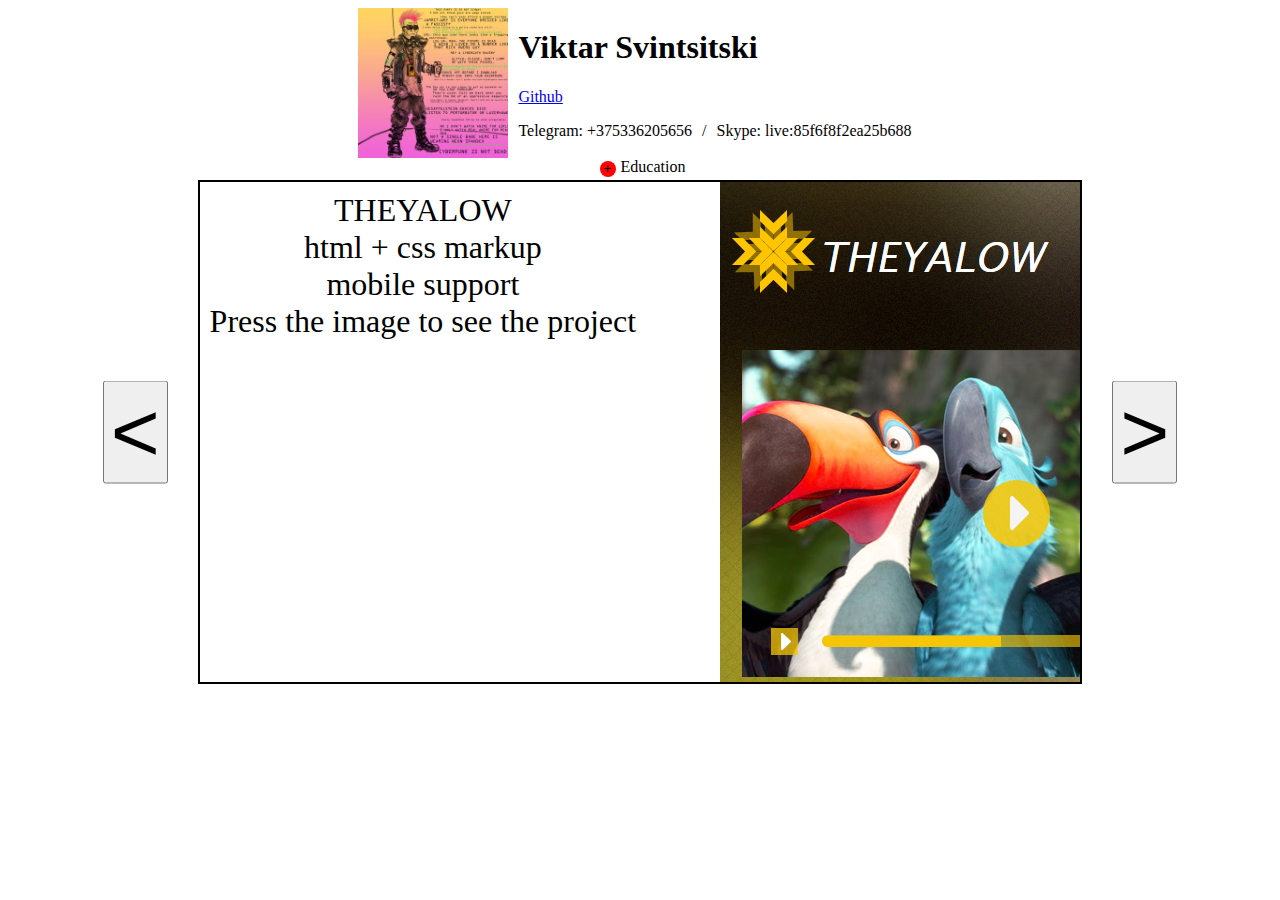
<file: index.html>
<!DOCTYPE html>
<html lang="en">
<head>
  <meta charset="UTF-8">
  <meta name="viewport" content="width=device-width, initial-scale=1.0">
  <meta http-equiv="X-UA-Compatible" content="ie=edge">
  <title>Portfolio</title>
  <link rel="stylesheet" href="style.css">
  
</head>
<body>
  <div class="header">
    <img src="./assets/images/avatar.jpg" alt="Viktar Svintsitski" class="header-avatar">
    <div class="header-text">
      <h1 class="header-text-h1">
        Viktar Svintsitski
      </h1>
      <a href="https://github.com/jetalai3" class="header-github__link">Github</a>
      <ul class="header-text-contact__list">
        <li class="header-text-contact__list-item">
          Telegram: +375336205656
        </li>
        <li class="header-text-contact__list-item">
          /
        </li>
        <li class="header-text-contact__list-item">
            Skype: live:85f6f8f2ea25b688
        </li>
      </ul>
    </div>
  </div>
  <div class="dropdown">
      <input type="checkbox" id="hd-1" class="hide"/>
      <label for="hd-1">Education</label>
      <div>
          <ul class="education__list">
            <li class="education__list__item">
                  Gymnasium N0.1, Grodno, Belarus, 1998 - 2009 
            </li>
            <li class="education__list__item">
                Belarusian State University of Informatics And Radioelectronics, 2009 - 2014 <br>
                Faculty: Computer Systems and Networks <br>
                Specialization: System engineer
            </li>
            <li class="education__list__item">
                <a href="https://app.rs.school/certificate/l37syxw8">Rollig Scopes School - Javascript (2019)</a>
            </li>
          </ul>
      </div>
    </div>
    <div class="iframe-container hidden">
      <div class="iframe-mode">
        <iframe class="iframe" src="./projects/repair-design-project/index.html" >Your browser does not support iframe</iframe>
        <div class="iframe-button-container">
          <button class="size-button">Mobile</button>
          <button class="back-button">Back</button>
        </div>
      </div>
    </div>
    <div class="carousel-container">
        <div class="carousel">
          <div class="control left">
            <button class="arrow left">&lt;</button>
          </div>
          <div class="items-container">
            <div class="item active">
              <div class="description">
                <div class="project-name">
                  THEYALOW <br>
                  html + css markup <br>
                  mobile support <br>
                  Press the image to see the project
                </div>
                <img class="yalow-preview" src="./assets/images/theyalow.png" alt="">
              </div>
            </div>
            <div class="item">
              <div class="description">
                <div class="project-name">
                  REPAIR DESIGN PROJECT <br>
                  mobile support <br>
                  custom checkboxes <br>
                  Press the image to see the project
                </div>
                <img class="rdp-preview" src="./assets/images/repair-design-project.png" alt="">
              </div>
            </div>
          </div>
          <div class="control right">
            <button class="arrow right">&gt;</button>
          </div>
        </div>
      </div>
    <script src="script.js"></script>
  </body>
</html>
</file>
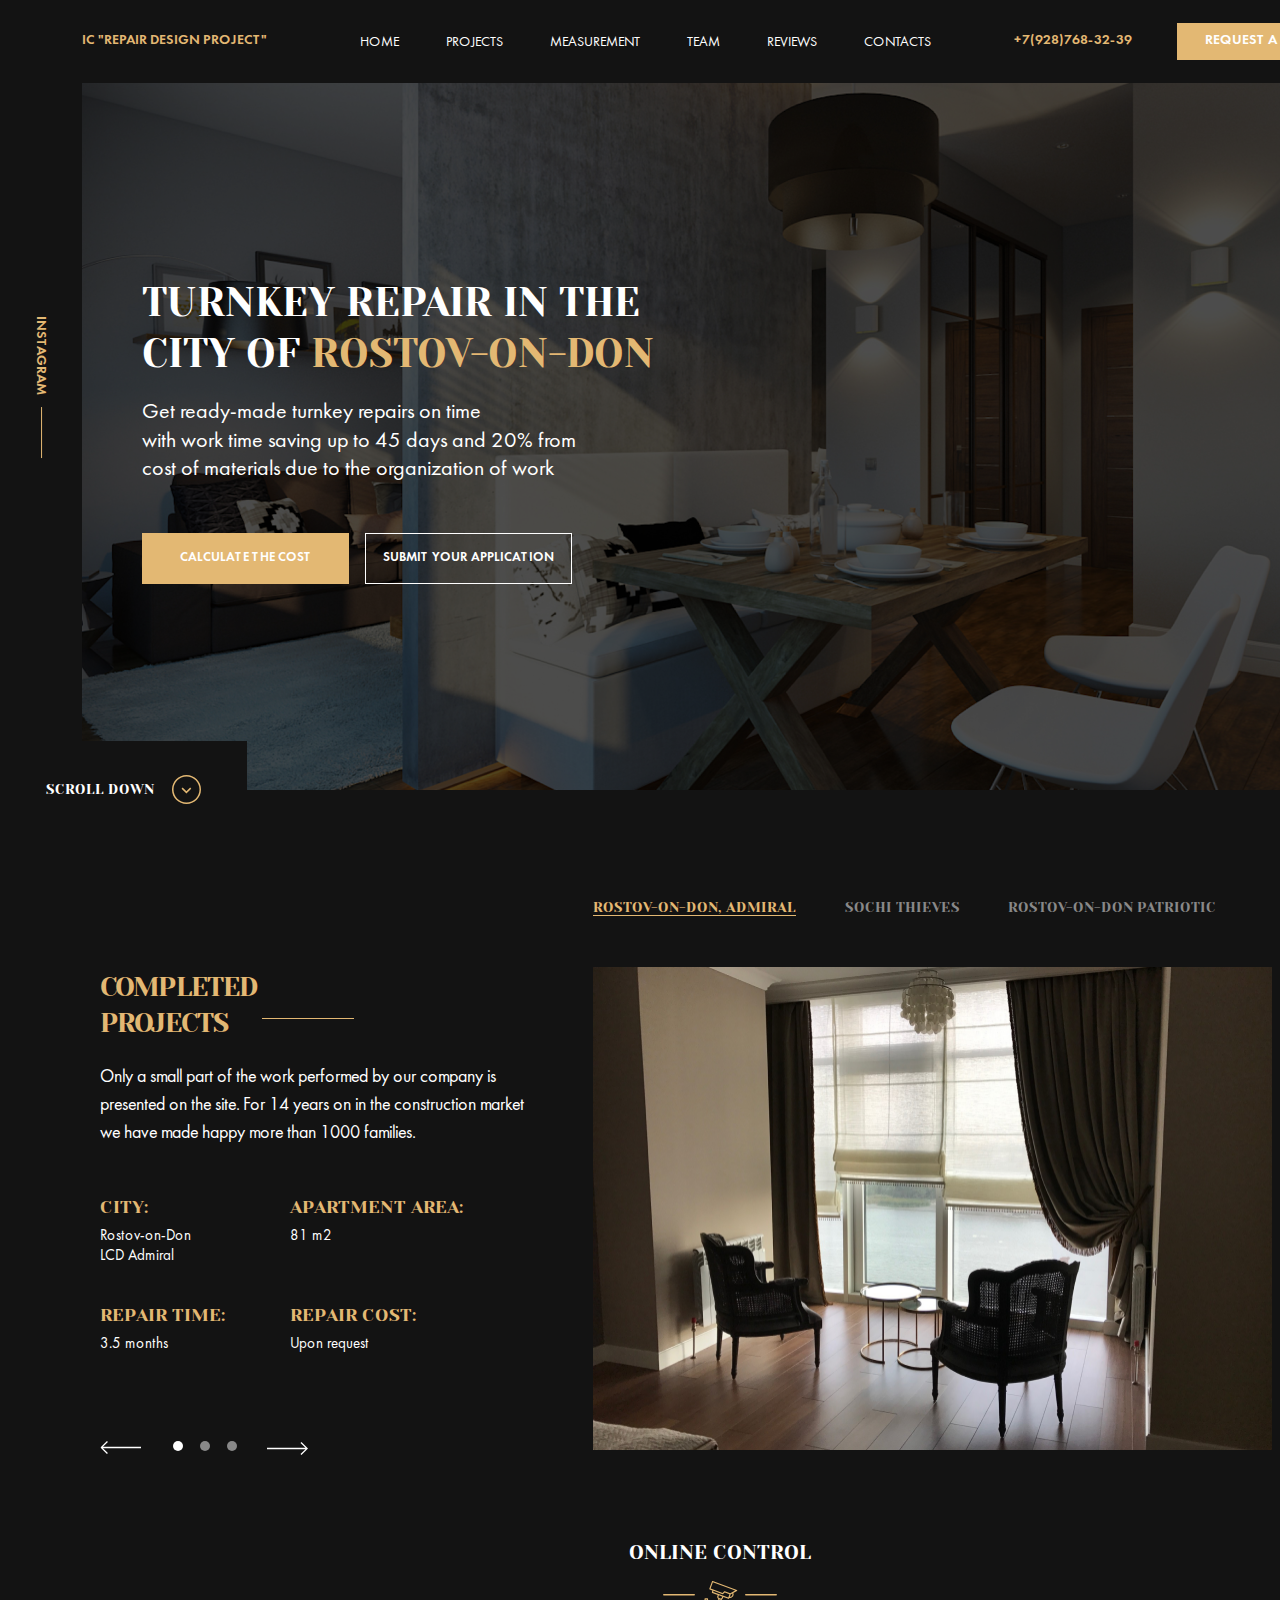
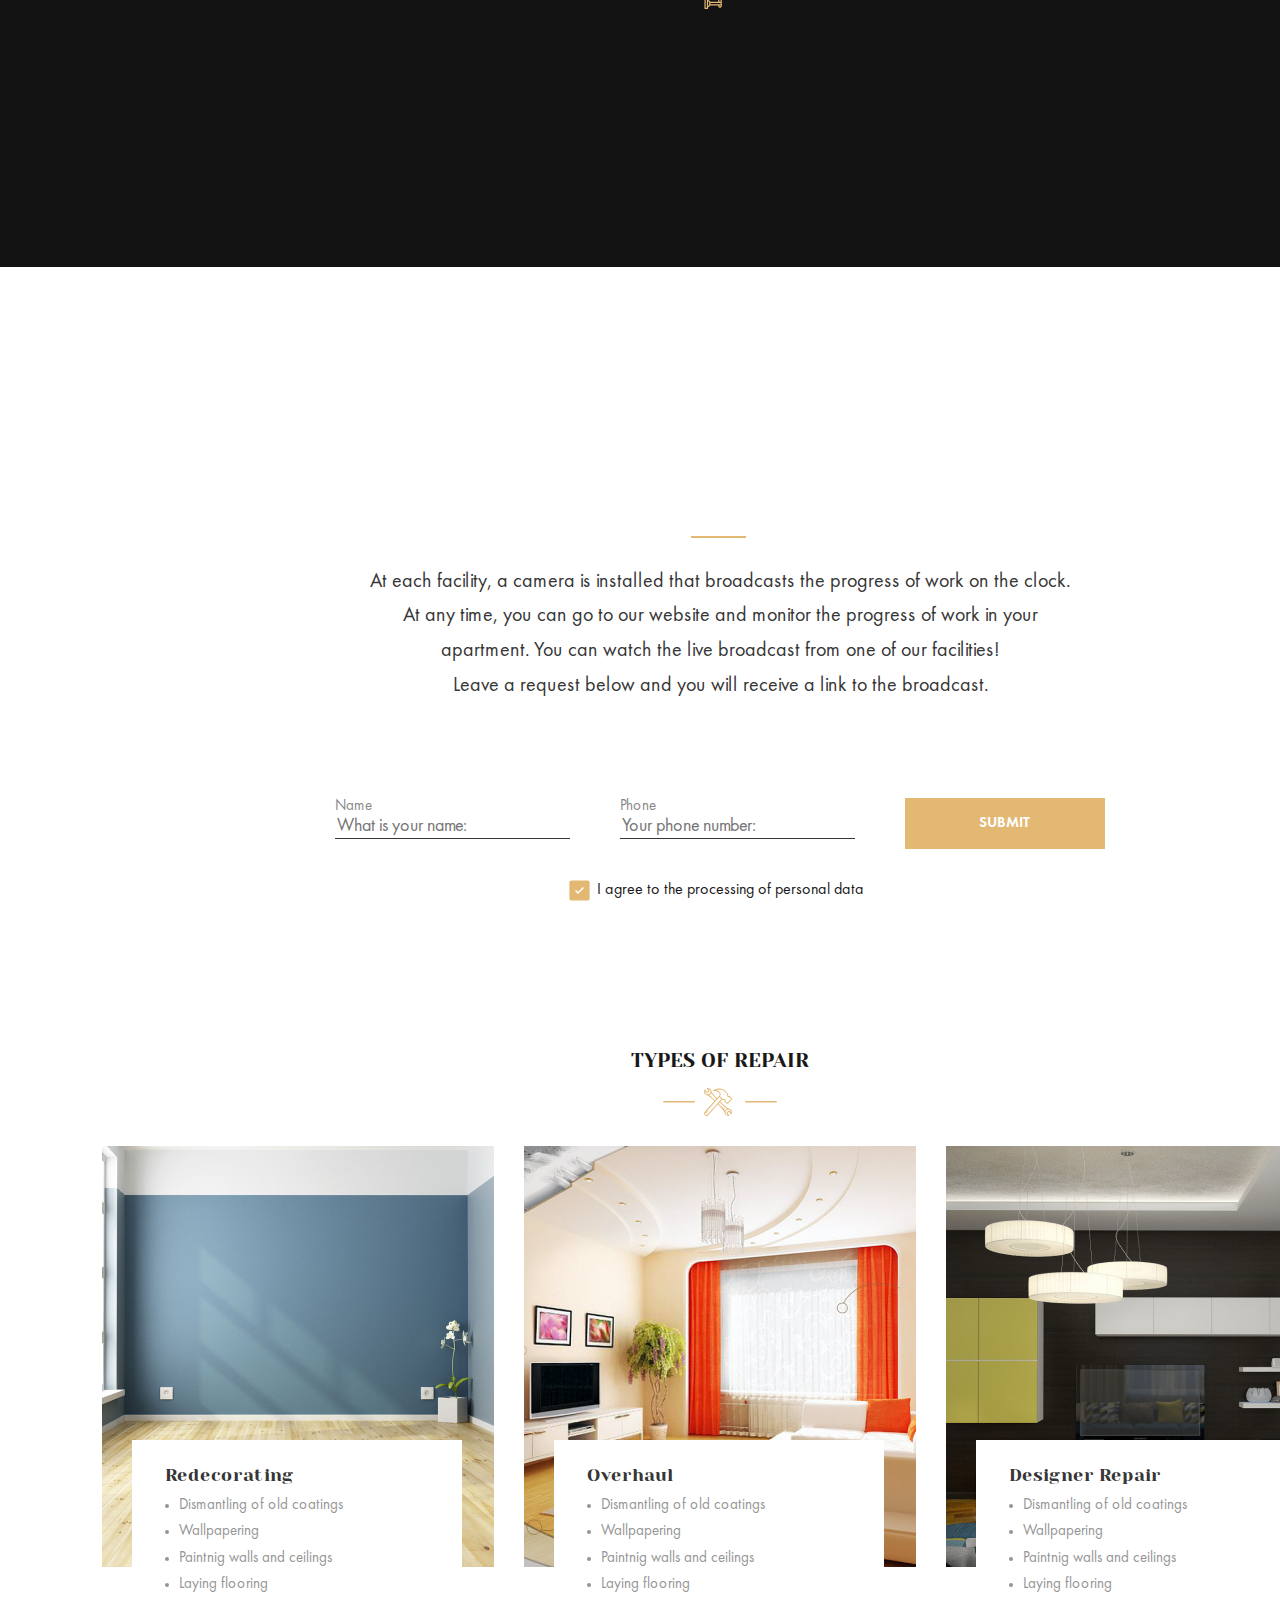
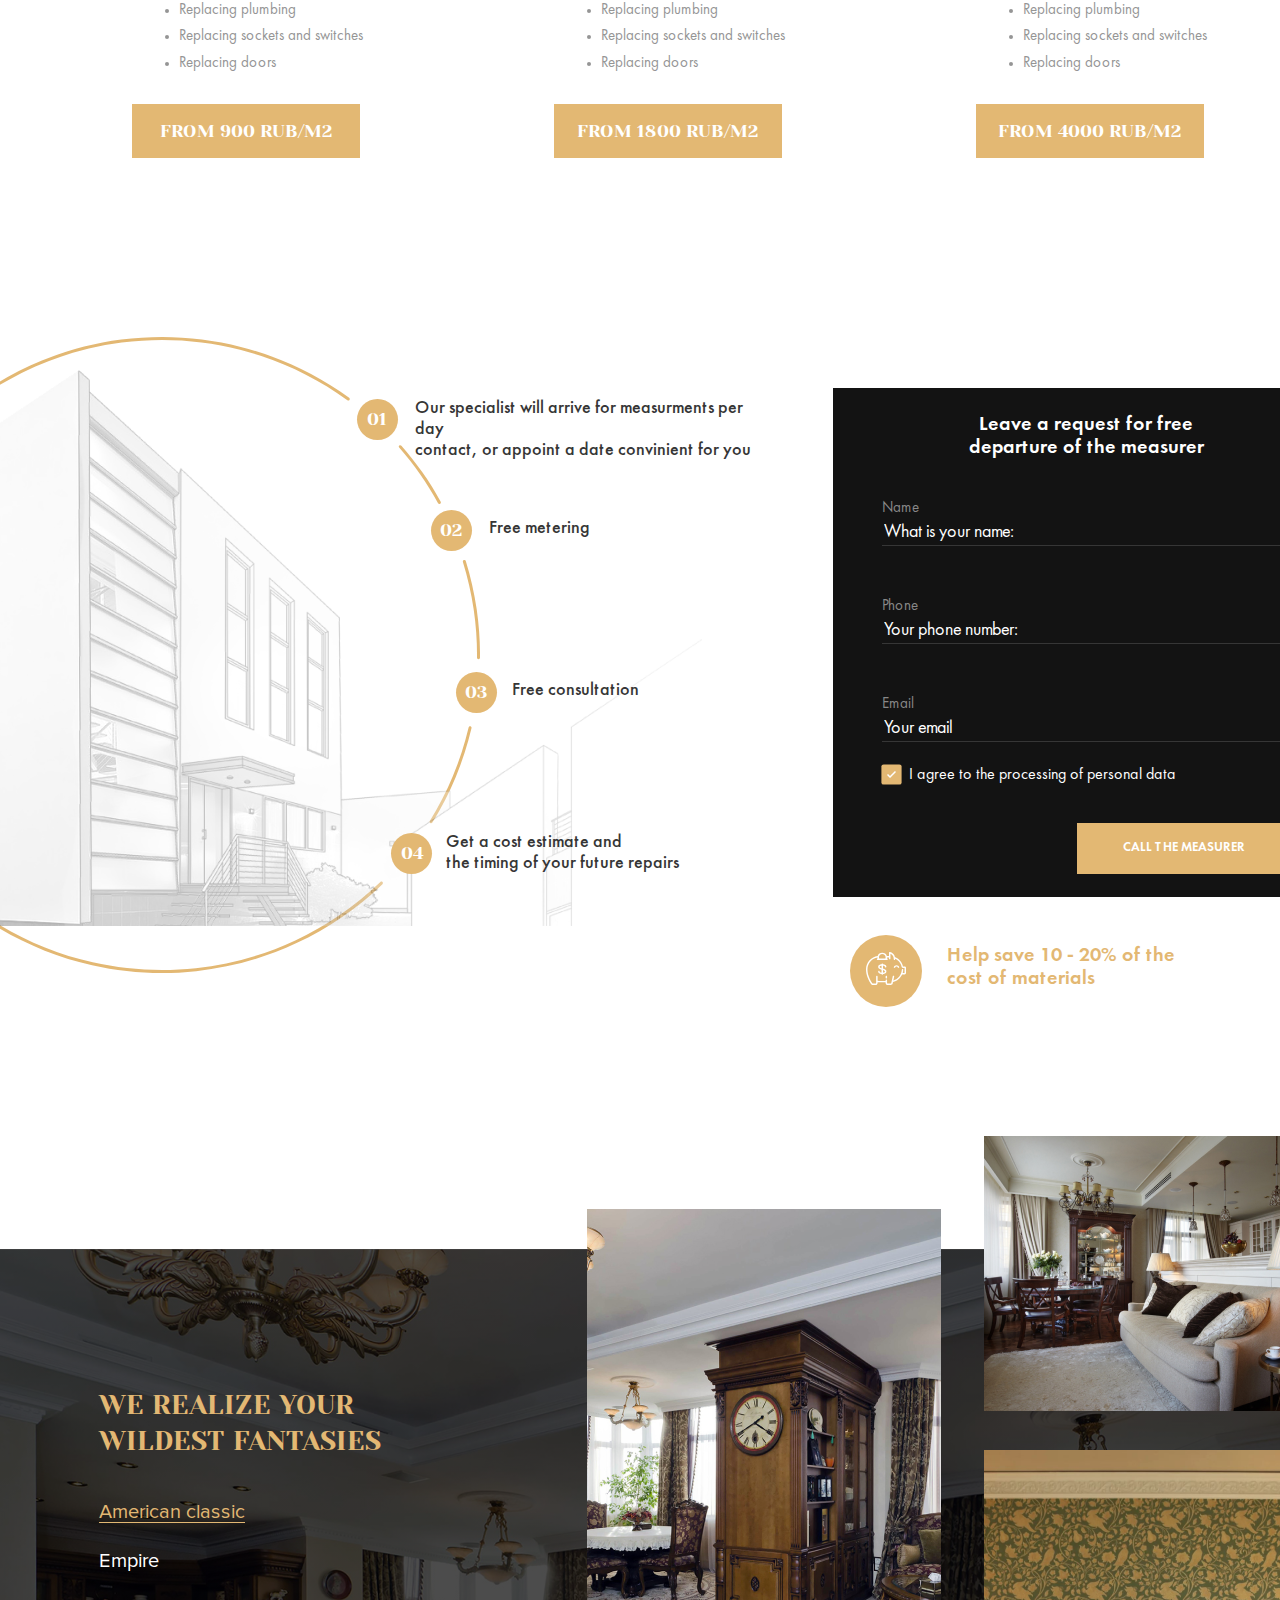
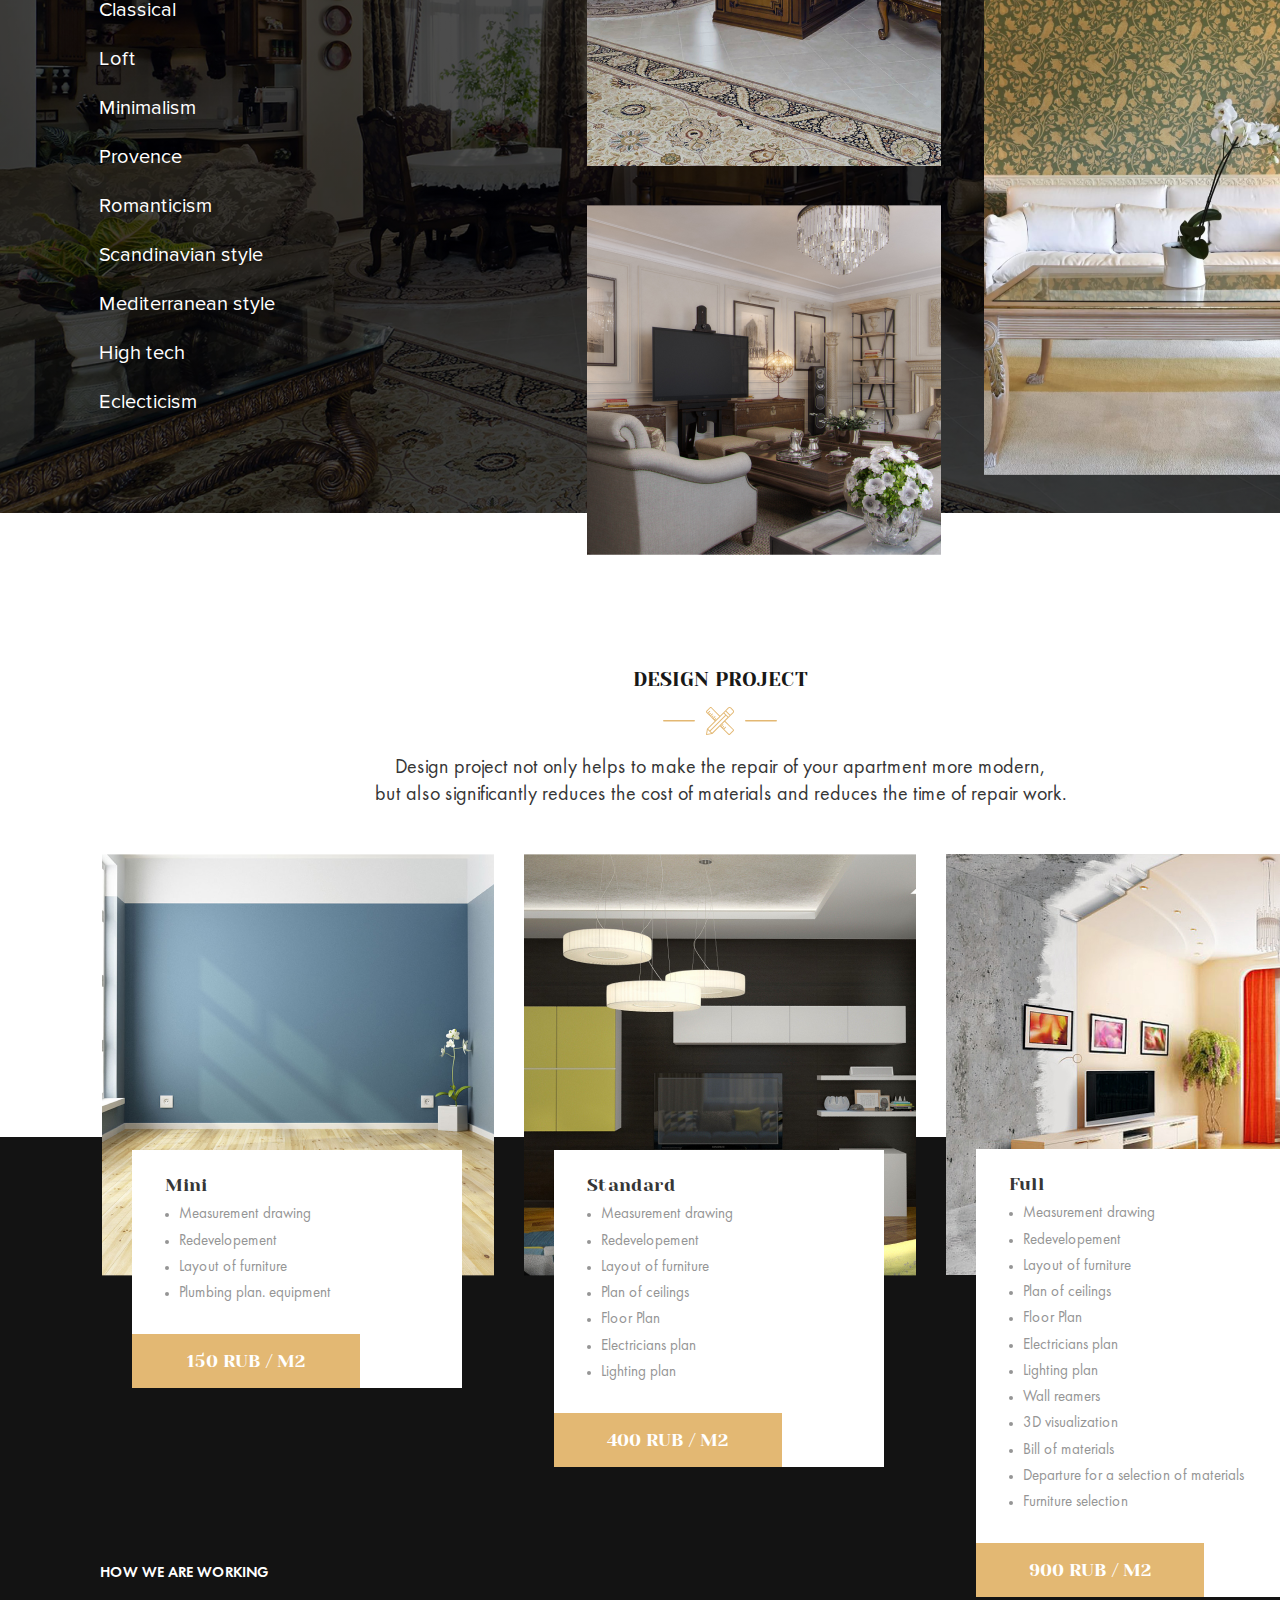
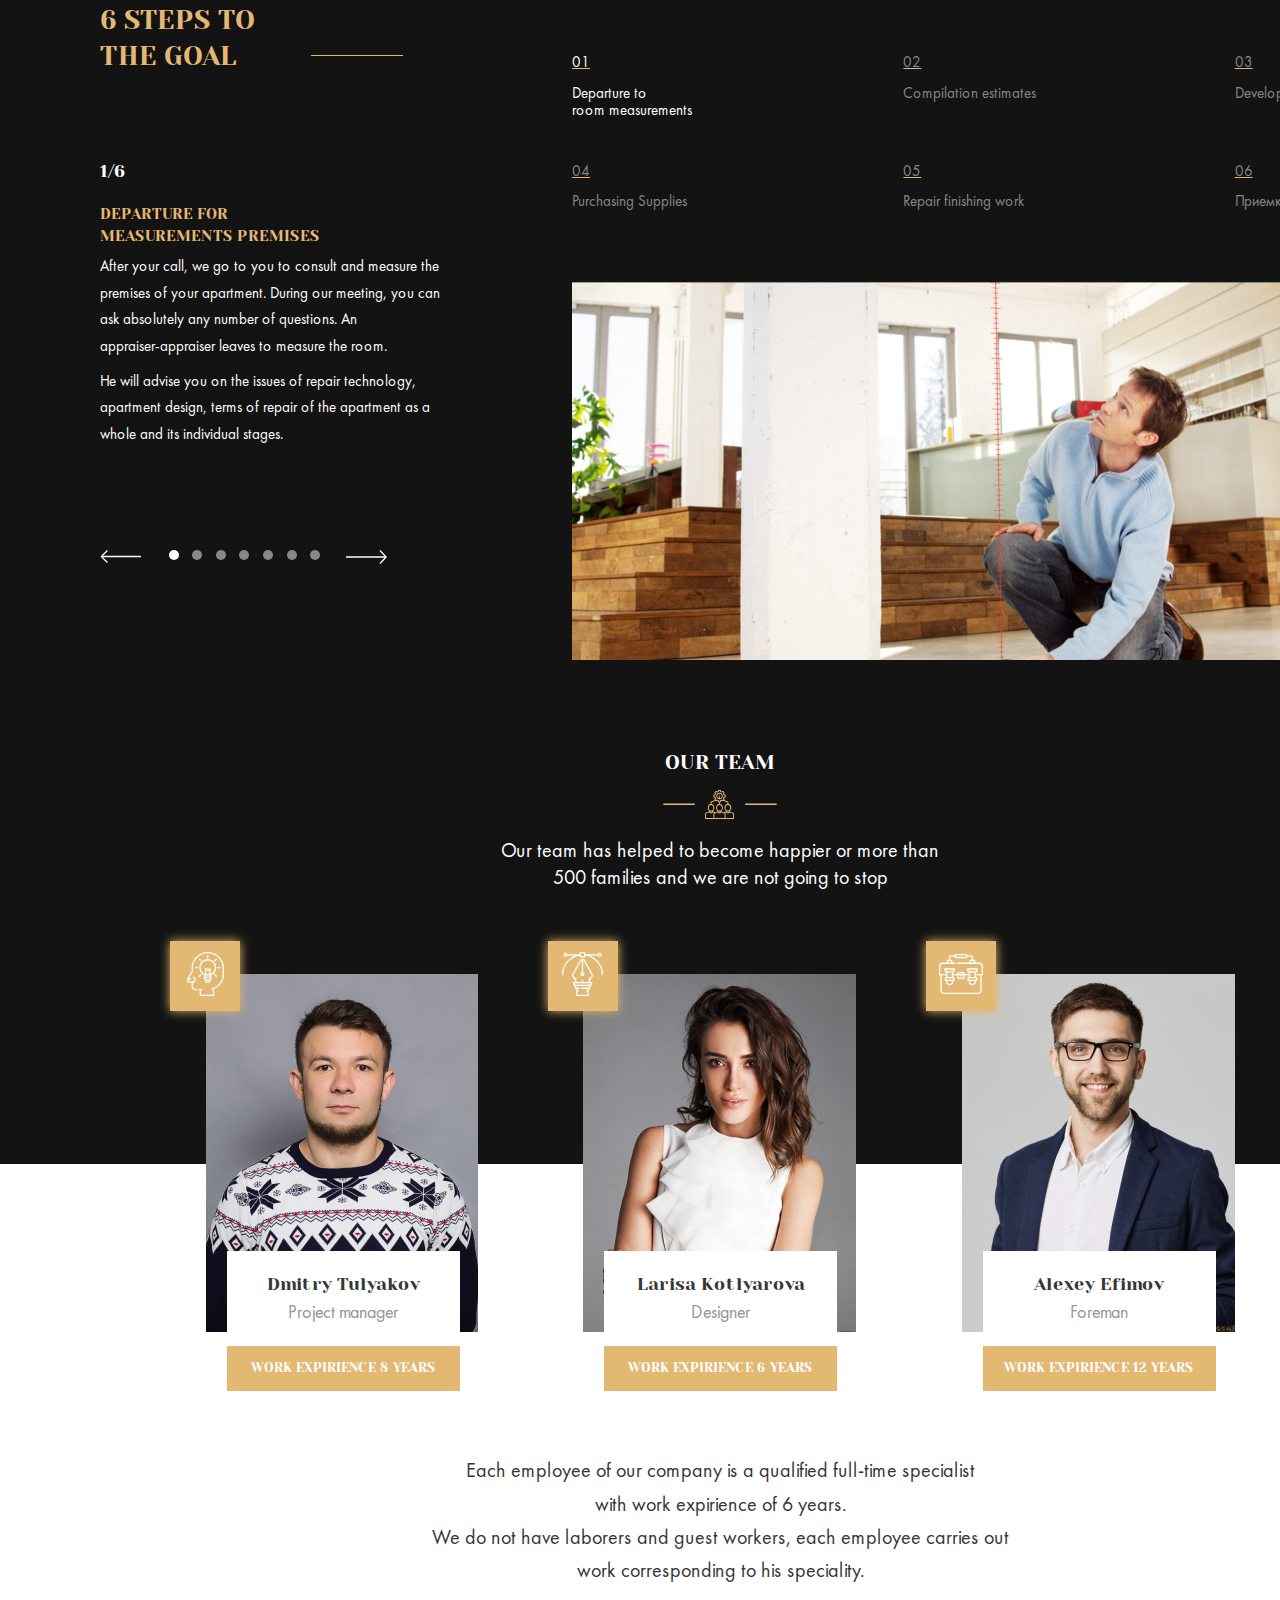
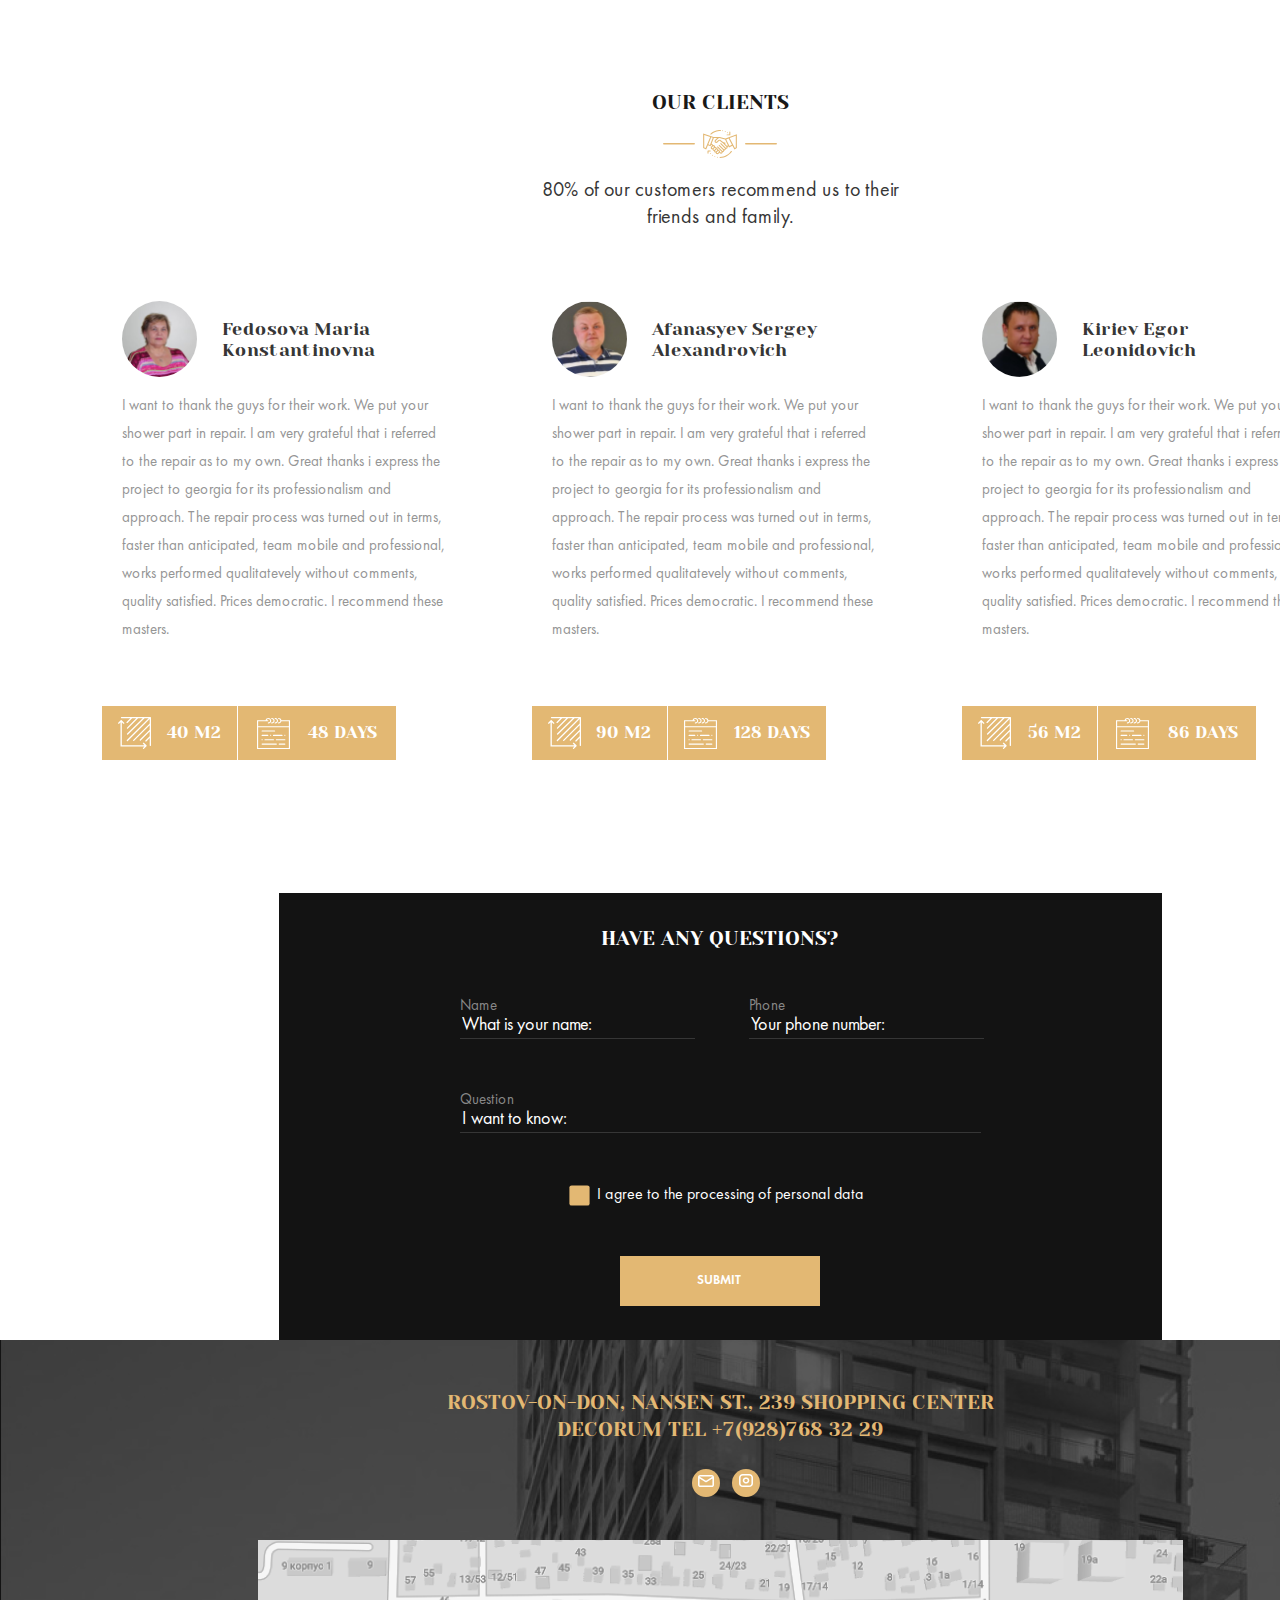
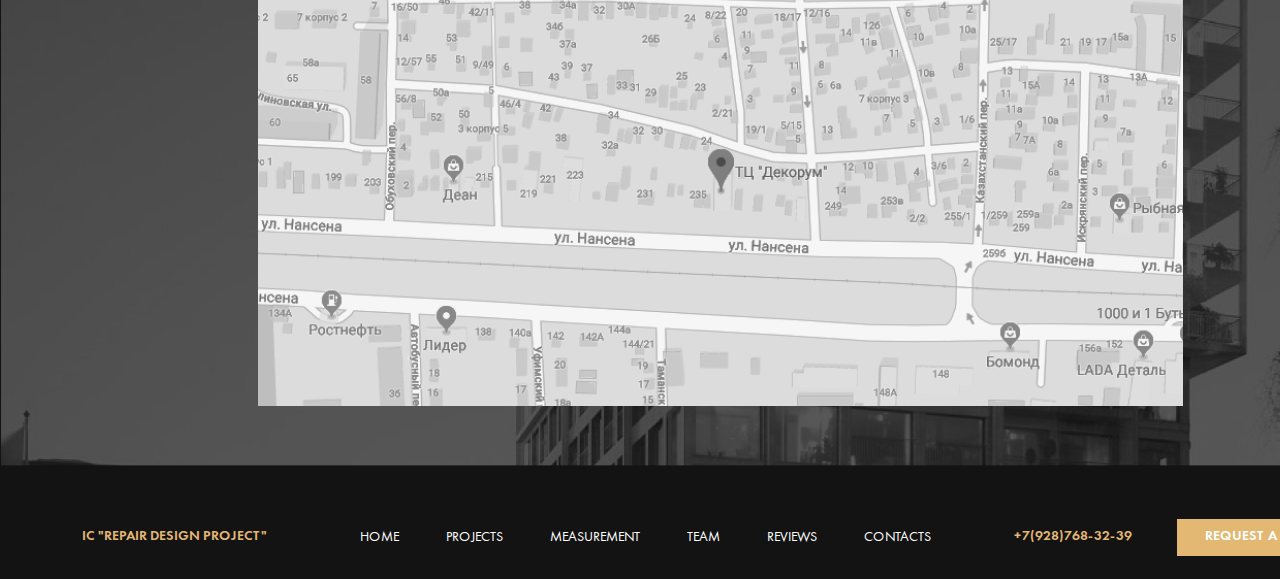
<file: projects/repair-design-project/index.html>
<!DOCTYPE html>
<html lang="en">
<head>
    <meta charset="UTF-8">
    <meta name="viewport" content="width=device-width,initial-scale=1">
    <meta http-equiv="X-UA-Compatible" content="ie=edge">
    <title>IC "REPAIR DESIGN PROJECT"</title>
<link href="style.css" rel="stylesheet"></head>
<body>
    <header>
        <h1 class="visuallyhidden">IC "REPAIR DESIGN PROJECT"</h1>
        <section class="marginal-top" id="home">
            <a class="marginal-logo">IC "REPAIR DESIGN PROJECT"</a>
            <nav class="marginal-nav">
                <ul class="marginal-nav__list">
                    <li class="marginal-nav__list__item">
                        <a href="#home" class="marginal-nav__list__item__link">
                            HOME
                        </a>
                    </li>
                    <li class="marginal-nav__list__item">
                        <a href="#projects" class="marginal-nav__list__item__link">
                            PROJECTS
                        </a>
                    </li>
                    <li class="marginal-nav__list__item">
                        <a href="#measurement" class="marginal-nav__list__item__link">
                            MEASUREMENT
                        </a>
                    </li>
                    <li class="marginal-nav__list__item">
                        <a href="#team" class="marginal-nav__list__item__link">
                            TEAM
                        </a>
                    </li>
                    <li class="marginal-nav__list__item">
                        <a href="#reviews" class="marginal-nav__list__item__link">
                            REVIEWS
                        </a>
                    </li>
                    <li class="marginal-nav__list__item">
                        <a href="#contacts" class="marginal-nav__list__item__link">
                            CONTACTS
                        </a>
                    </li>
                </ul>
            </nav>
            <div class="marginal-phone">
                <a href="tel:+7(928)768-32-39" class="marginal-phone__number-link">
                    +7(928)768-32-39
                </a>
                <button class="marginal-phone__button">REQUEST A CALL</button>
            </div>
        </section>
    </header>
    <main>
        <section class="main-container">
            <section class="turnkey">
                <aside class="turnkey__instagram">
                    <div class="turnkey__text-rotate">
                        <a href="instagram.com" class="turnkey__instagram__link">
                            INSTAGRAM
                        </a>
                    </div>
                </aside>
                <div class="turnkey__content">
                    <img src="assets/images/turnkey.png" alt="turnkey repair" class="turnkey__content__image">
                    <ul class="turnkey__content__list">
                        <li class="turnkey__content__list__item">
                            TURNKEY REPAIR IN THE CITY OF 
                            <span class="color-gold">
                                ROSTOV-ON-DON
                            </span>
                        </li>
                        <li class="turnkey__content__list__item">
                            Get ready-made turnkey repairs on time <br> with work time
                            saving up to 45 days and 20% from cost of materials
                            due to the organization of work
                        </li>
                        <li class="turnkey__content__list__item">
                            <div class="turnkey__button-panel">
                                <button class="turnkey__button">
                                    CALCULATE THE COST
                                </button>
                                <button class="turnkey__button">
                                    SUBMIT YOUR APPLICATION
                                </button>
                            </div>
                        </li>
                    </ul>
                </div>
            </section>
            <div class="scrolldown">
                <a href="#bottom" class="scrolldown__link">
                    SCROLL DOWN
                    <img src="assets/images/arrow-circle.svg" alt="scroll down" class="scrolldown__link__image">
                </a>
            </div>
            <section class="completed" id="projects">
                <div class="completed__text">
                    <p class="completed__text__header">
                        COMPLETED PROJECTS
                    </p>
                    <p class="completed__text__descr">
                        Only a small part of the work performed by our company
                        is presented on the site. For 14 years on in the
                        construction market we have made happy more than
                        1000 families.
                    </p>
                    <ul class="completed__text__details-list">
                        <li class="completed__text__details-list__item">
                            <p class="completed__text__details-list__item__header">
                                CITY:   
                            </p>
                            <p class="completed__text__details-list__item__text">
                                Rostov-on-Don <br>
                                LCD Admiral
                            </p>
                        </li>
                        <li class="completed__text__details-list__item">
                            <p class="completed__text__details-list__item__header">
                                APARTMENT AREA:
                            </p>
                            <p class="completed__text__details-list__item__text">
                                81 m2
                            </p>
                        </li>
                        <li class="completed__text__details-list__item">
                            <p class="completed__text__details-list__item__header">
                                REPAIR TIME:
                            </p>
                            <p class="completed__text__details-list__item__text">
                                3.5 months
                            </p>
                        </li>
                        <li class="completed__text__details-list__item">
                            <p class="completed__text__details-list__item__header">
                                 REPAIR COST:
                            </p>
                            <p class="completed__text__details-list__item__text">
                                Upon request
                            </p>
                        </li>
                    </ul>
                    <div class="completed__text__slider">
                        <a class="completed__text__slider__arrow">
                            <img src="assets/images/arrow-long.svg" alt="previous" class="completed__text__slider__arrow__image">
                        </a>
                        <a class="completed__text__slider__dot active"></a>
                        <a class="completed__text__slider__dot"></a>
                        <a class="completed__text__slider__dot"></a>
                        <a class="completed__text__slider__arrow">
                            <img src="assets/images/arrow-long.svg" alt="next" class="completed__text__slider__arrow__image">
                        </a>
                    </div>
                </div>
                <div class="completed__img-container">
                    <div class="completed__nav">
                        <a class="completed__nav__link active" href="">
                            ROSTOV-ON-DON, ADMIRAL
                        </a>
                        <a class="completed__nav__link" href="">
                            SOCHI THIEVES
                        </a>
                        <a class="completed__nav__link" href="">
                            ROSTOV-ON-DON PATRIOTIC
                        </a>
                    </div>
                    <div class="completed__picture-box">
                        <img src="assets/images/completed-1.png" alt="completed photo" class="completed__picture-box__image">
                        <img src="assets/images/completed-2.png" alt="completed photo" class="completed__picture-box__image">
                    </div>
                    <button class="completed__img-container__button">
                        <img src="assets/images/arrow.svg" alt="next" class="completed__img-container__button__image">
                    </button>
                    <button class="completed__img-container__button">
                        <img src="assets/images/arrow.svg" alt="next" class="completed__img-container__button__image">
                    </button>
                </div>
            </section>
            <section class="online-control">
                <p class="online-control__header">
                    ONLINE CONTROL
                </p>
                <img src="assets/images/camera.svg" alt="" class="online-control__image">
                <iframe class="online-control__video" src="https://www.youtube.com/embed/Er3b04ykexg" frameborder="0" allow="accelerometer; autoplay; encrypted-media; gyroscope; picture-in-picture" allowfullscreen></iframe>
                <p class="online-control__text">
                    At each facility, a camera is installed that broadcasts the progress
                    of work on the clock. <br> At any time, you can go to our website and monitor
                    the progress of work in your <br> apartment. You can watch the live broadcast
                    from one of our facilities!<br> Leave a request below and you will receive
                    a link to the broadcast.
                </p>
                <div class="online-control__request">
                    <form action="" class="online-control__request-form">
                        <div class="online-control__request-form__row">
                            <div class="online-control__request-form__container">
                                <label class="online-control__request-form__label" for="name">
                                Name
                                </label>
                                <input class="online-control__request-form__input" type="text" id="name" name="username" placeholder="What is your name:">
                            </div>
                            <div class="online-control__request-form__container">
                                <label class="online-control__request-form__label" for="phone">
                                    Phone
                                </label>
                                <input class="online-control__request-form__input" type="text" id="phone" name="telephone" placeholder="Your phone number:">
                            </div>
                            <div class="online-control__request-form__container">
                                <input type="button" value="SUBMIT" class="online-control__request-form__submit">
                            </div>  
                        </div>
                        <div class="online-control__checkbox-container">
                            <label class="online-control__checkbox-label" for="pers-data">
                                <input class="online-control__checkbox" type="checkbox" id="pers-data" name="pers-data" checked="checked">
                                <span class="online-control__check__box"></span>
                                I agree to the processing of personal data
                            </label>
                        </div>
                    </form>
                </div>
            </section>
            <section class="types" id="measurement">
                <p class="types__header">
                    TYPES OF REPAIR
                </p>
                <img src="assets/images/hammer.svg" alt="types of repair" class="types__image">
                <ul class="types__list">
                    <li class="types__list__item">
                        <img src="assets/images/types-of-repair-1.png" alt="types image" class="types__list__item__image">
                        <div class="types__list__item__card">
                            <p class="types__list__item__header">
                                Redecorating
                            </p>
                            <ul class="types__list__item__points">
                                <li class="types__list__item__points__item">
                                    Dismantling of old coatings
                                </li>
                                <li class="types__list__item__points__item">
                                    Wallpapering
                                </li>
                                <li class="types__list__item__points__item">
                                    Paintnig walls and ceilings
                                </li>
                                <li class="types__list__item__points__item">
                                    Laying flooring
                                </li>
                                <li class="types__list__item__points__item">
                                    Replacing plumbing
                                </li>
                                <li class="types__list__item__points__item">
                                    Replacing sockets and switches
                                </li>
                                <li class="types__list__item__points__item">
                                    Replacing doors
                                </li>
                            </ul>
                            <button class="types__list__item__button">
                                FROM 900 RUB/M2
                            </button>
                        </div>
                    </li>
                    <li class="types__list__item">
                        <img src="assets/images/types-of-repair-2.png" alt="types image" class="types__list__item__image">
                        <div class="types__list__item__card">
                            <p class="types__list__item__header">
                                Overhaul
                            </p>
                            <ul class="types__list__item__points">
                                <li class="types__list__item__points__item">
                                    Dismantling of old coatings
                                </li>
                                <li class="types__list__item__points__item">
                                    Wallpapering
                                </li>
                                <li class="types__list__item__points__item">
                                    Paintnig walls and ceilings
                                </li>
                                <li class="types__list__item__points__item">
                                    Laying flooring
                                </li>
                                <li class="types__list__item__points__item">
                                    Replacing plumbing
                                </li>
                                <li class="types__list__item__points__item">
                                    Replacing sockets and switches
                                </li>
                                <li class="types__list__item__points__item">
                                    Replacing doors
                                </li>
                            </ul>
                            <button class="types__list__item__button">
                                FROM 1800 RUB/M2
                            </button>
                        </div>
                    </li>
                    <li class="types__list__item">
                        <img src="assets/images/types-of-repair-3.png" alt="types image" class="types__list__item__image">
                        <div class="types__list__item__card">
                            <p class="types__list__item__header">
                                Designer Repair
                            </p>
                            <ul class="types__list__item__points">
                                <li class="types__list__item__points__item">
                                    Dismantling of old coatings
                                </li>
                                <li class="types__list__item__points__item">
                                    Wallpapering
                                </li>
                                <li class="types__list__item__points__item">
                                    Paintnig walls and ceilings
                                </li>
                                <li class="types__list__item__points__item">
                                    Laying flooring
                                </li>
                                <li class="types__list__item__points__item">
                                    Replacing plumbing
                                </li>
                                <li class="types__list__item__points__item">
                                    Replacing sockets and switches
                                </li>
                                <li class="types__list__item__points__item">
                                    Replacing doors
                                </li>
                            </ul>
                            <button class="types__list__item__button">
                                FROM 4000 RUB/M2
                            </button>
                        </div>
                    </li>
                </ul>
            </section>
            <section class="circle">
                <div class="circle__container">
                    <ul class="circle__list">
                        <li class="circle__list__item">
                            <button class="circle__list__item__number">01</button>
                            <p class="circle__list__item__text">
                                Our specialist will arrive for measurments per day <br> contact,
                                or appoint a date convinient for you
                            </p>
                        </li>
                        <li class="circle__list__item">
                            <button class="circle__list__item__number">02</button>
                            <p class="circle__list__item__text">
                                Free metering
                            </p>
                        </li>
                        <li class="circle__list__item">
                            <button class="circle__list__item__number">03</button>
                            <p class="circle__list__item__text">
                                Free consultation
                            </p>
                        </li>
                        <li class="circle__list__item">
                            <button class="circle__list__item__number">04</button>
                            <p class="circle__list__item__text">
                                Get a cost estimate and <br> the timing of your future repairs
                            </p>
                        </li>
                    </ul>
                    <form action="" class="circle__form">
                        <div class="circle__form__column">
                            <p class="circle__form__header">
                                Leave a request for free <br> departure of the measurer
                            </p>
                            <label class="circle__form__label" for="circle-name">
                                Name
                            </label>
                            <input class="circle__form__input" type="text" id="circle-name" name="username" placeholder="What is your name:">
                            <label class="circle__form__label" for="circle-phone">
                                Phone
                            </label>
                            <input class="circle__form__input" type="text" id="circle-phone" name="telephone" placeholder="Your phone number:">
                            <label class="circle__form__label" for="circle-email">
                                Email
                            </label>
                            <input class="circle__form__input" type="text" id="circle-email" name="email" placeholder="Your email">
                            <div class="circle__checkbox-container">
                                <label class="circle__checkbox-label" for="pers-data-circle">
                                    <input class="circle__checkbox" type="checkbox" id="pers-data-circle" name="pers-data-circle" checked="checked">
                                    <span class="circle__check__box"></span>
                                    I agree to the processing of personal data
                                </label>
                            </div>
                            <input type="button" value="CALL THE MEASURER" class="circle__form__submit">
                        </div>
                    </form>
                </div>
                <div class="circle__text-image">
                    <div class="circle__text-image__container">
                        <img src="assets/images/piggy.svg" alt="save 20%" class="circle__text-image__image">
                    </div>
                    <p class="circle__text-image__text">
                        Help save 10 - 20% of the <br> cost of materials
                    </p>
                </div>
            </section>
            <section class="fantasies">
                <div class="fantasies__container">
                    <div class="fantasies__links">
                        <p class="fantasies__links__header">
                            WE REALIZE YOUR <br> WILDEST FANTASIES
                        </p>
                        <ul class="fantasies__links__list">
                            <li class="fantasies__links__list__item">
                                <a href="" class="fantasies__links__list__link active">
                                    American classic
                                </a>
                            </li>
                            <li class="fantasies__links__list__item">
                                <a href="" class="fantasies__links__list__link">
                                    Empire
                                </a>
                            </li>
                            <li class="fantasies__links__list__item">
                                <a href="" class="fantasies__links__list__link">
                                    Classical
                                </a>
                            </li>
                            <li class="fantasies__links__list__item">
                                <a href="" class="fantasies__links__list__link">
                                    Loft
                                </a>
                            </li>
                            <li class="fantasies__links__list__item">
                                <a href="" class="fantasies__links__list__link">
                                    Minimalism
                                </a>
                            </li>
                            <li class="fantasies__links__list__item">
                                <a href="" class="fantasies__links__list__link">
                                    Provence
                                </a>
                            </li>
                            <li class="fantasies__links__list__item">
                                <a href="" class="fantasies__links__list__link">
                                    Romanticism
                                </a>
                            </li>
                            <li class="fantasies__links__list__item">
                                <a href="" class="fantasies__links__list__link">
                                    Scandinavian style
                                </a>
                            </li>
                            <li class="fantasies__links__list__item">
                                <a href="" class="fantasies__links__list__link">
                                    Mediterranean style
                                </a>
                            </li>
                            <li class="fantasies__links__list__item">
                                <a href="" class="fantasies__links__list__link">
                                    High tech
                                </a>
                            </li>
                            <li class="fantasies__links__list__item">
                                <a href="" class="fantasies__links__list__link">
                                    Eclecticism
                                </a>
                            </li>
                        </ul>
                    </div>
                    <div class="fantasies__image-list">
                        <div class="fantasies__image-list__column">
                            <img src="assets/images/fantasies-1.png" alt="fantasy image" class="fantasies__image-list__item__image">
                            <img src="assets/images/fantasies-2.png" alt="fantasy image" class="fantasies__image-list__item__image">
                        </div>
                        <div class="fantasies__image-list__column">
                            <img src="assets/images/fantasies-3.png" alt="fantasy image" class="fantasies__image-list__item__image">
                            <img src="assets/images/fantasies-4.png" alt="fantasy image" class="fantasies__image-list__item__image">
                        </div>
                    </div>
                </div>
                <button class="fantasies__button">
                    <img src="assets/images/arrow.svg" alt="next" class="fantasies__button__image">
                </button>
                <button class="fantasies__button">
                    <img src="assets/images/arrow.svg" alt="next" class="fantasies__button__image">
                </button>
            </section>
            <section class="design">
                <p class="design__header">
                    DESIGN PROJECT
                </p>
                <img src="assets/images/pencil.svg" alt="design project" class="design__image">
                <p class="design__text">
                    Design project not only helps to make the repair of your apartment more
                    modern, <br> but also significantly reduces the cost of materials and reduces
                    the time of repair work.
                </p>
                <ul class="design__list">
                    <li class="design__list__item">
                        <img src="assets/images/design-project-1.png" alt="types image" class="design__list__item__image">
                        <div class="design__list__item__card">
                            <p class="design__list__item__header">
                                Mini
                            </p>
                            <ul class="design__list__item__points">
                                <li class="design__list__item__points__item">
                                    Measurement drawing
                                </li>
                                <li class="design__list__item__points__item">
                                    Redevelopement
                                </li>
                                <li class="design__list__item__points__item">
                                    Layout of furniture
                                </li>
                                <li class="design__list__item__points__item">
                                    Plumbing plan. equipment
                                </li>
                            </ul>
                            <button class="design__list__item__button">
                                150 RUB / M2
                            </button>
                        </div>
                    </li>
                    <li class="design__list__item">
                        <img src="assets/images/design-project-2.png" alt="types image" class="design__list__item__image">
                        <div class="design__list__item__card">
                            <p class="design__list__item__header">
                                Standard
                            </p>
                            <ul class="design__list__item__points">
                                <li class="design__list__item__points__item">
                                    Measurement drawing
                                </li>
                                <li class="design__list__item__points__item">
                                    Redevelopement
                                </li>
                                <li class="design__list__item__points__item">
                                    Layout of furniture
                                </li>
                                <li class="design__list__item__points__item">
                                    Plan of ceilings
                                </li>
                                <li class="design__list__item__points__item">
                                    Floor Plan
                                </li>
                                <li class="design__list__item__points__item">
                                    Electricians plan
                                </li>
                                <li class="design__list__item__points__item">
                                    Lighting plan
                                </li>
                            </ul>
                            <button class="design__list__item__button">
                                400 RUB / M2
                            </button>
                        </div>
                    </li>
                    <li class="design__list__item">
                        <img src="assets/images/design-project-3.png" alt="types image" class="design__list__item__image">
                        <div class="design__list__item__card">
                            <p class="design__list__item__header">
                                Full
                            </p>
                            <ul class="design__list__item__points">
                                <li class="design__list__item__points__item">
                                    Measurement drawing
                                </li>
                                <li class="design__list__item__points__item">
                                    Redevelopement
                                </li>
                                <li class="design__list__item__points__item">
                                    Layout of furniture
                                </li>
                                <li class="design__list__item__points__item">
                                    Plan of ceilings
                                </li>
                                <li class="design__list__item__points__item">
                                    Floor Plan
                                </li>
                                <li class="design__list__item__points__item">
                                    Electricians plan
                                </li>
                                <li class="design__list__item__points__item">
                                    Lighting plan
                                </li>
                                <li class="design__list__item__points__item">
                                    Wall reamers
                                </li>
                                <li class="design__list__item__points__item">
                                    3D visualization
                                </li>
                                <li class="design__list__item__points__item">
                                    Bill of materials
                                </li>
                                <li class="design__list__item__points__item">
                                    Departure for a selection of materials
                                </li>
                                <li class="design__list__item__points__item">
                                    Furniture selection
                                </li>
                            </ul>
                            <button class="design__list__item__button">
                                900 RUB / M2
                            </button>
                        </div>
                    </li>
                </ul>
            </section>
            <section class="steps">
                    <div class="steps__text">
                        <p class="steps__text__theme">
                            HOW WE ARE WORKING
                        </p>
                        <p class="steps__text__header">
                            6 STEPS TO <br> THE GOAL
                        </p>
                        <p class="steps__text__number">
                            1/6
                        </p>
                        <p class="steps__text__subheader">
                            DEPARTURE FOR <br>
                            MEASUREMENTS PREMISES
                        </p>
                        <div class="steps__text__descr">
                            <div class="steps__text__descr__part">
                                After your call, we go to you to consult and measure the premises of your apartment. 
                                During our meeting, you can ask absolutely any number of questions. 
                                An <br> appraiser-appraiser leaves to measure the room.
                            </div>
                            <div class="steps__text__descr__part">
                                He will advise you on the issues of repair technology, apartment design, terms of repair
                                of the apartment as a whole and its individual stages.
                            </div>
                        </div>
                        <div class="steps__text__slider">
                            <a class="steps__text__slider__arrow">
                                <img src="assets/images/arrow-long.svg" alt="previous" class="steps__text__slider__arrow__image">
                            </a>
                            <a class="steps__text__slider__dot active"></a>
                            <a class="steps__text__slider__dot"></a>
                            <a class="steps__text__slider__dot"></a>
                            <a class="steps__text__slider__dot"></a>
                            <a class="steps__text__slider__dot"></a>
                            <a class="steps__text__slider__dot"></a>
                            <a class="steps__text__slider__dot"></a>
                            <a class="steps__text__slider__arrow">
                                <img src="assets/images/arrow-long.svg" alt="next" class="steps__text__slider__arrow__image">
                            </a>
                        </div>
                    </div>
                    <div class="steps__img-container">
                        <div class="steps__nav">
                            <a class="steps__nav__link active" href="">
                                <p class="steps__nav__link__number">
                                    01
                                </p>
                                Departure to <br> room measurements
                            </a>
                            <a class="steps__nav__link" href="">
                                <p class="steps__nav__link__number">
                                    02
                                </p>
                                Compilation estimates
                            </a>
                            <a class="steps__nav__link" href="">
                                <p class="steps__nav__link__number">
                                    03
                                </p>
                                Developement project design
                            </a>
                            <a class="steps__nav__link" href="">
                                <p class="steps__nav__link__number">
                                    04
                                </p>
                                Purchasing Supplies
                            </a>
                            <a class="steps__nav__link" href="">
                                <p class="steps__nav__link__number">
                                    05
                                </p>
                                Repair finishing work
                            </a>
                            <a class="steps__nav__link" href="">
                                <p class="steps__nav__link__number">
                                    06
                                </p>
                                Приемка-сдача работ
                            </a>
                        </div>
                        <div class="steps__picture-box">
                            <img src="assets/images/steps.png" alt="steps photo" class="steps__picture-box__image">
                        </div>
                    </div>
                </section>
            <section class="team" id="team">
                <p class="team__header">
                    OUR TEAM
                </p>
                <img src="assets/images/group.svg" alt="our team" class="team__image">
                <p class="team__text">
                    Our team has helped to become happier or more than <br> 500 families
                    and we are not going to stop
                </p>
                <ul class="team__list">
                    <li class="team__list__item">
                        <img src="assets/images/team-1.png" alt="team photo" class="team__list__item__image">
                        <div class="team__list__item__card">
                            <p class="team__list__item__header">
                                Dmitry Tulyakov
                            </p>
                            <p class="team__list__item__text">
                                Project manager
                            </p>
                            <button class="team__list__item__button">
                                WORK EXPIRIENCE 8 YEARS
                            </button>
                        </div>
                    </li>
                    <li class="team__list__item">
                        <img src="assets/images/team-2.png" alt="team photo" class="team__list__item__image">
                        <div class="team__list__item__card">
                            <p class="team__list__item__header">
                                Larisa Kotlyarova
                            </p>
                            <p class="team__list__item__text">
                                Designer
                            </p>
                            <button class="team__list__item__button">
                                WORK EXPIRIENCE 6 YEARS
                            </button>
                        </div>
                    </li>
                    <li class="team__list__item">
                        <img src="assets/images/team-3.png" alt="team photo" class="team__list__item__image">
                        <div class="team__list__item__card">
                            <p class="team__list__item__header">
                                Alexey Efimov
                            </p>
                            <p class="team__list__item__text">
                                Foreman
                            </p>
                            <button class="team__list__item__button">
                                WORK EXPIRIENCE 12 YEARS
                            </button> 
                        </div>           
                    </li>
                </ul>
                <p class="team__bottom-text">
                    Each employee of our company is a qualified full-time specialist <br>
                    with work expirience of 6 years. <br>
                    We do not have laborers and guest workers, each employee carries out <br>
                    work corresponding to his speciality.
                </p>
            </section>
            <section class="clients" id="reviews">
                <p class="clients__header">
                    OUR CLIENTS
                </p>
                <img src="assets/images/handshake.svg" alt="" class="clients__image">
                <p class="clients__text">
                    80% of our customers recommend us to their <br>
                    friends and family.
                </p>
                <ul class="clients__list">
                    <li class="clients__list__item">
                        <div class="clients__list__item__head-row">
                            <img src="assets/images/clients-1.png" alt="client photo" class="clients__list__item__image">
                            <p class="clients__list__item__header">
                                Fedosova Maria Konstantinovna
                            </p>
                        </div>
                        <p class="clients__list__item__text">
                            I want to thank the guys for their work. We put your shower part 
                            in repair. I am very grateful that i referred to the repair as 
                            to my own. Great thanks i express the project to georgia for its 
                            professionalism and approach. The repair process was turned out in 
                            terms, faster than anticipated, team mobile and professional, works 
                            performed qualitatevely without comments, quality satisfied. Prices 
                            democratic. I recommend these masters.
                        </p>
                        <div class="clients__list__item__stats">
                            <div class="clients__list__item__area">
                                <img src="assets/images/area.svg" alt="area" class="clients__list__item__button-image">
                                <div class="clients__list__item__detail">
                                    40 M2
                                </div>
                            </div>
                            <div class="clients__list__item__term">
                                <img src="assets/images/calendar.svg" alt="term" class="clients__list__item__button-image">
                                <div class="clients__list__item__detail">
                                    48 DAYS
                                </div>
                            </div>
                        </div>
                    </li>
                    <li class="clients__list__item">
                        <div class="clients__list__item__head-row">
                            <img src="assets/images/clients-2.png" alt="client photo" class="clients__list__item__image">
                            <p class="clients__list__item__header">
                                Afanasyev Sergey Alexandrovich
                            </p>
                        </div>
                        <p class="clients__list__item__text">
                            I want to thank the guys for their work. We put your shower part 
                            in repair. I am very grateful that i referred to the repair as 
                            to my own. Great thanks i express the project to georgia for its 
                            professionalism and approach. The repair process was turned out in 
                            terms, faster than anticipated, team mobile and professional, works 
                            performed qualitatevely without comments, quality satisfied. Prices 
                            democratic. I recommend these masters.
                        </p>
                        <div class="clients__list__item__stats">
                            <div class="clients__list__item__area">
                                <img src="assets/images/area.svg" alt="term" class="clients__list__item__button-image">
                                <div class="clients__list__item__detail">
                                    90 M2
                                </div>    
                            </div>
                            <div class="clients__list__item__term">
                                <img src="assets/images/calendar.svg" alt="term" class="clients__list__item__button-image">
                                <div class="clients__list__item__detail">
                                    128 DAYS
                                </div>
                            </div>
                        </div>
                    </li>
                    <li class="clients__list__item">
                        <div class="clients__list__item__head-row">
                            <img src="assets/images/clients-3.png" alt="client photo" class="clients__list__item__image">
                            <p class="clients__list__item__header">
                                Kiriev Egor Leonidovich
                            </p>
                        </div>
                        <p class="clients__list__item__text">
                            I want to thank the guys for their work. We put your shower part 
                            in repair. I am very grateful that i referred to the repair as 
                            to my own. Great thanks i express the project to georgia for its 
                            professionalism and approach. The repair process was turned out in 
                            terms, faster than anticipated, team mobile and professional, works 
                            performed qualitatevely without comments, quality satisfied. Prices 
                            democratic. I recommend these masters.
                        </p>
                        <div class="clients__list__item__stats">
                            <div class="clients__list__item__area">
                                <img src="assets/images/area.svg" alt="term" class="clients__list__item__button-image">
                                <div class="clients__list__item__detail">
                                    56 M2
                                </div>
                            </div>
                            <div class="clients__list__item__term">
                                <img src="assets/images/calendar.svg" alt="term" class="clients__list__item__button-image">
                                <div class="clients__list__item__detail">
                                    86 DAYS
                                </div>
                            </div>
                        </div>           
                    </li>
                </ul>
            </section>
            <section class="questions">
                <form action="" class="questions__form">
                    <p class="questions__form__header">
                        HAVE ANY QUESTIONS?
                    </p>
                    <div class="questions__form__grid">
                        <div class="questions__form__grid__block">
                            <label class="questions__form__label" for="name">
                                Name
                            </label>
                            <input class="questions__form__input" type="text" id="name" name="username" placeholder="What is your name:">
                        </div>
                        <div class="questions__form__grid__block">
                            <label class="questions__form__label" for="phone">
                                Phone
                            </label>
                            <input class="questions__form__input" type="text" id="phone" name="telephone" placeholder="Your phone number:">
                        </div>
                        <div class="questions__form__grid__block">
                            <label class="questions__form__label" for="querry">
                                Question
                            </label>
                            <input class="questions__form__input" type="querry" id="querry" name="querry" placeholder="I want to know:">
                        </div>
                    </div>
                    <div class="questions__checkbox-container">
                        <label class="questions__checkbox-label" for="pers-data-questions">
                            <input class="questions__checkbox" type="checkbox" id="pers-data-questions" name="pers-data-questions" checked="checked">
                            <span class="questions__check__box"></span>
                            I agree to the processing of personal data
                        </label>
                    </div>
                    <input type="button" value="SUBMIT" class="questions__form__submit">
                </form>
            </section>
            <section class="contacts" id="contacts">
                <p class="contacts__address">
                    ROSTOV-ON-DON, NANSEN ST., 239 SHOPPING CENTER  <br>
                    DECORUM TEL +7(928)768 32 29
                </p>
                <div class="contacts__button-panel">
                    <button class="contacts__button">
                        <img src="assets/images/mail.svg" alt="email" class="contacts__button__image">
                    </button>
                    <button class="contacts__button">
                        <img src="assets/images/instagram.svg" alt="instagram" class="contacts__button__image">
                    </button>
                </div>
                <img src="assets/images/map.png" alt="map" class="contacts__map">
            </section>
        </section>
    </main>
    <footer>
        <section class="marginal-bottom" id="bottom">
            <a class="marginal-logo">IC "REPAIR DESIGN PROJECT"</a>
            <nav class="marginal-nav">
                <ul class="marginal-nav__list">
                    <li class="marginal-nav__list__item">
                        <a href="#home" class="marginal-nav__list__item__link">
                            HOME
                        </a>
                    </li>
                    <li class="marginal-nav__list__item">
                        <a href="#projects" class="marginal-nav__list__item__link">
                            PROJECTS
                        </a>
                    </li>
                    <li class="marginal-nav__list__item">
                        <a href="#measurement" class="marginal-nav__list__item__link">
                            MEASUREMENT
                        </a>
                    </li>
                    <li class="marginal-nav__list__item">
                        <a href="#team" class="marginal-nav__list__item__link">
                            TEAM
                        </a>
                    </li>
                    <li class="marginal-nav__list__item">
                        <a href="#reviews" class="marginal-nav__list__item__link">
                            REVIEWS
                        </a>
                    </li>
                    <li class="marginal-nav__list__item">
                        <a href="#contacts" class="marginal-nav__list__item__link">
                            CONTACTS
                        </a>
                    </li>
                </ul>
            </nav>
            <div class="marginal-phone">
                <a href="tel:+7(928)768-32-39" class="marginal-phone__number-link">
                    +7(928)768-32-39
                </a>
                <button class="marginal-phone__button">REQUEST A CALL</button>
            </div>
        </section>
    </footer>
<script type="text/javascript" src="bundle.js"></script></body>
</html>
</file>
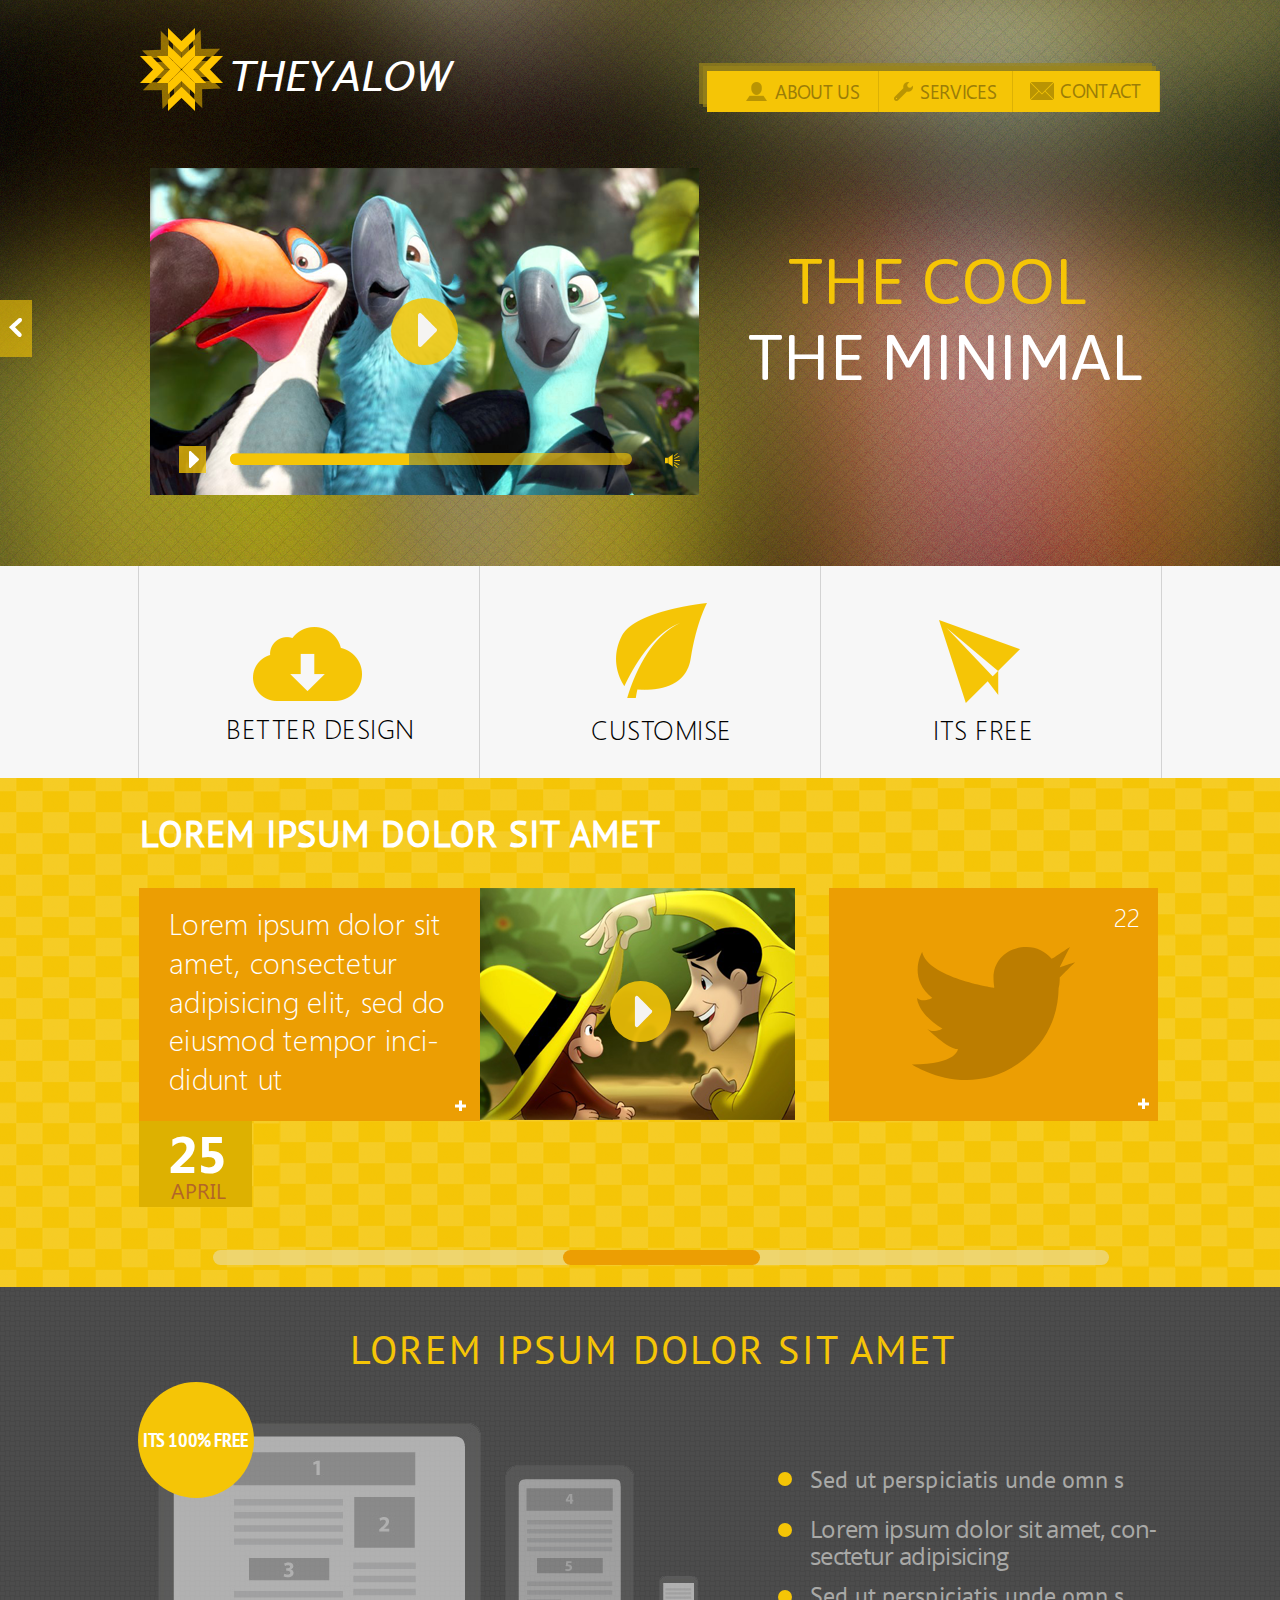
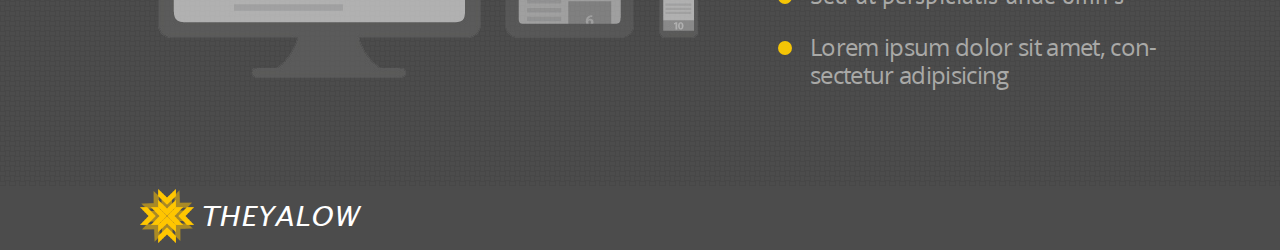
<file: projects/theyalow/index.html>
<!DOCTYPE html>
<html lang="en">
<head>
  <meta charset="UTF-8">
  <meta name="viewport" content="width=device-width, initial-scale=1.0">
  <meta http-equiv="X-UA-Compatible" content="ie=edge">
  <link rel="stylesheet" href="./styles/normalize.css">
  <link rel="stylesheet" href="./styles/fonts.css">
  <link rel="stylesheet" href="./styles/style.css">
  <link rel="stylesheet" href="https://use.fontawesome.com/releases/v5.8.1/css/all.css" integrity="sha384-50oBUHEmvpQ+1lW4y57PTFmhCaXp0ML5d60M1M7uH2+nqUivzIebhndOJK28anvf" crossorigin="anonymous">
  <title>THEYALOW</title>
</head>
<body>
  <header class="header"> 
    <div class="header-container">
      <div class="header-container-logo-nav">
        <div class = "header-container__logo">
          <img class="header-container__logo__image" src="./assets/images/logo.png" alt="THEYALLOW">
          <h1 class="header-container__logo__title">
            <a href="/" class="header-container__logo__link">THEYALOW</a>
          </h1>
        </div>
        <nav class="header-navigation">
          <ul class="header-navigation-list">
            <li class="header-navigation-list__item">
              <a href="" class="header-navigation-list__link">
                <img class="header-navigation-list__image about" src="./assets/images/nav person.png" alt="about us">
                ABOUT US
              </a>
            </li>
            <li class="header-navigation-list__item">
              <a href="" class="header-navigation-list__link">
                <img class="header-navigation-list__image services" src="./assets/images/nav wrench.png" alt="services">
                SERVICES
              </a>
            </li>
            <li class="header-navigation-list__item">
              <a href="" class="header-navigation-list__link">
                <img class="header-navigation-list__image contact" src="./assets/images/nav envelope.png" alt="contact">
                CONTACT
              </a>
            </li>
          </ul>
        </nav>
      </div>
      <div class="header-container-video-text">
        <video class="header-container__video" poster="./assets/images/video sample.png"></video>
        <button class="header-container__video__button-play-round">
            <img class="header-container__video__button-play-round__image" src="./assets/images/play large.svg" alt="play">
        </button>
        <button class="header-container__video__button-play-square">
            <img class="header-container__video__button-play-square__image" src="./assets/images/play.svg" alt="play">
        </button>
        <div class="header-container__video__progress-bar">
          <span class="header-container__video__progress"></span>
        </div>
        <button class="header-container__video__button-mute">
            <img class="header-container__video__button-mute__image" src="./assets/images/mute.svg" alt="mute">
        </button>
        <div class="header-container__wrapper">
          <p class="header-container__text decorate">THE COOL</p> 
          <!-- <br> -->
          <p class="header-container__text">THE MINIMAL</p>
        </div>
      </div>
      <button class="header__previous-button">
        <img class="header__previous-button__image" src="./assets/images/button arrow left.svg" alt="previous">
      </button>
      <button class="header__next-button">
        <img class="header__next-button__image" src="./assets/images/button arrow right.svg" alt="previous">
      </button>
    </div>
  </header>
  <main class="main">
    <section class="details">
      <div class="details-container">
        <ul class="details-list">
          <li class="details-list__item">
            <img class="details-list__item__image" src="./assets/images/cloud.png" alt="better design">                                       
            <p class="details-list__item__desc">BETTER DESIGN</p>
          </li>
          <li class="details-list__item">
            <img class="details-list__item__image" src="./assets/images/leaf.png" alt="customise">                                       
            <p class="details-list__item__desc">CUSTOMISE</p>
          </li>
          <li class="details-list__item">
            <img class="details-list__item__image" src="./assets/images/paper plane.png" alt="its free">                                       
            <p class="details-list__item__desc">ITS FREE</p>
          </li>
        </ul>
      </div>
    </section>
    <section class="content">
      <div class="content-container">
        <h3 class="content-title">LOREM IPSUM DOLOR SIT AMET</h3>
        <ul class="content-list">
          <li class="content-list__item">
            <p class="content-list__item__text">
              Lorem ipsum dolor sit amet, &shy;consecte&shy;tur adipisicing elit, sed do eiusmod tempor &shy;inci&shy;didunt ut
            </p>
            <button class="content__cross-button"></button>
          </li>
          <li class="content-list__item">
            <video class="content-list__item__video" src="" poster="assets/images/content video poster.png"></video>
            <button class="content-list___item__button-play-round">
                <img class="content-list___item__button-play-round__image" src="./assets/images/play large.svg" alt="play">
            </button>
          </li>
          <li class="content-list__item">
            <img class="content-list__item__image" src="./assets/images/twitter.svg" alt="twitter">
            <p class="content-list__item__social-number">
              22
            </p>
            <button class="content__cross-button"></button>
          </li>
          <li class="content-list__item">
            <div class="content-list__bubble"></div>
            <div class="content-list__bubble"></div>
            <div class="content-list__bubble"></div>
            <input class="content__text-input" type="text">
            <button class="content__tweet-button">Tweet</button>
          </li>
        </ul>
        <div class="content__calendar">
          <p class="content__calendar-day">25</p>
          <p class="content__calendar-month">APRIL</p>
        </div>
        <input type="range" class="content__range-input">
      </div>
    </section>
    <section class="features">
      <div class="features-container">
        <h3 class="features-title">LOREM IPSUM DOLOR SIT AMET</h3>
        <ul class="features-list">
          <li class="features-list__item">
            <img class="features-list__image" src="./assets/images/features desktop.png" alt="desktop">
            <img class="features-list__image" src="./assets/images/features tablet.png" alt="tablet">
            <img class="features-list__image" src="./assets/images/features cellphone.png" alt="cellphone">
            <div class="features-list__circle">ITS 100% FREE</div>
          </li>
          <li class="features-list__item">
            <ul class="features-details-list">
              <li class="features-details-list__item">
                <p class="features-details-list__text">
                  Sed ut perspiciatis unde omn s
                </p>
              </li>
              <li class="features-details-list__item">
                <p class="features-details-list__text">
                  Lorem ipsum dolor sit amet, &shy;con&shy;sectetur adipisicing
                </p>
              </li>
              <li class="features-details-list__item">
                <p class="features-details-list__text">
                  Sed ut perspiciatis unde omn s
                </p>
              </li>
              <li class="features-details-list__item">
                <p class="features-details-list__text">
                  Lorem ipsum dolor sit amet, &shy;con&shy;sectetur adipisicing
                </p>
              </li> 
            </ul>
          </li>
        </ul>
      </div>
    </section>
  </main>
  <footer class="footer">
    <section class="footer-container">
      <div class = "footer-container__logo">
        <img class="footer-container__logo__image" src="./assets/images/logo.png" alt="THEYALOW">
        <span class="footer-container__logo__title">
          <a href="/" class="footer-container__logo__link">THEYALOW</a>
        </span>
      </div>
    </section>
  </footer>
</body>
</html>
</file>
<file: style.css>
.carousel {
  width: 100%;
  text-align: center;
  display: flex;
}

.items-container {
  position: relative;
  width: 70%;
  overflow: hidden;
}

.item {
  display: none;
  position: relative;
  animation: 0.5s ease-in-out;
  margin: 0 auto;
}

.active,
.next {
  display: block;
}

.next {
  position: absolute;
  top: 0;
  width: 100%;
}

.description {
  font-size: 32px;
  border: 2px solid black;
  display: flex;
  justify-content: space-between;
}

.project-name {
  padding: 10px;
}

.control {
  position: relative;
  top: 50%;
  bottom: 0;
  width: 15%;
  cursor: pointer;
}

.control.left {
  left: 0;
  right: auto;
}

.control.right {
  right: 0;
  left: auto;
}

.arrow {
  display: inline-block;
  position: absolute;
  top: 50%;
  transform: translateY(-50%);
  font-size: 84px;
  z-index: 1;
}

.arrow.right {
  right: 50%;
}

.to-left {
  animation-name: left;
}

.from-right {
  animation-name: right;
}

.to-right {
  animation-name: right;
  animation-direction: reverse;
}

.from-left {
  animation-name: left;
  animation-direction: reverse;
}

@keyframes left {
  from {
    left: 0;
  }
  to {
    left: -100%;
  }
}

@keyframes right {
  from {
    left: 100%;
  }
  to {
    left: 0;
  }
}

@media (max-width: 960px) {
  .description {
    flex-direction: column;
    align-items: center;
  }
}

@media (max-width: 640px) {
  .control > .arrow {
    display: none;
  }

  .project-name {
    display: none;
  }

  .description {
    border: 0;
  }

  .size-button {
    display: none;
  }

  .iframe-mode {
    width: 375px;
  }
}

.hide,
.hide + label ~ div {
    display: none;
}

.hide + label {
    margin: 0;
    padding: 0;
    cursor: pointer;
    display: inline-block;
}

.hide:checked + label {
    color: red;
    border-bottom: 0;
}

.hide:checked + label + div {
    display: block; 
    background: white;
    margin-left: 20px;
    padding: 10px;
    -webkit-animation:fade ease-in 0.5s; 
    -moz-animation:fade ease-in 0.5s;
    animation:fade ease-in 0.5s; 
}

@-moz-keyframes fade {
    from { opacity: 0; }
to { opacity: 1 }
}
@-webkit-keyframes fade {
    from { opacity: 0; }
to { opacity: 1 }
}
@keyframes fade {
    from { opacity: 0; }
to { opacity: 1 }   
}
.hide + label:before {
    background-color: red;
    color: black;
    content: "\002B";
    display: block;
    float: left;
    font-size: 14px; 
    font-weight: bold;
    height: 16px;
    line-height: 16px;
    margin: 3px 5px;
    text-align: center;
    width: 16px;
    -webkit-border-radius: 50%;
    -moz-border-radius: 50%;
    border-radius: 50%;
}
.hide:checked + label:before {
    content: "\2212";
}

body {
  position: relative;
}

.dropdown {
  margin: 0 auto;
  text-align: center;
}

.iframe-button-container {
  position: relative;
  top: -30%;
  left: 70%;
  display: flex;
  flex-direction: column;
  width: 70px;
}

.hidden {
  display: none;
}

.iframe-container {
  position: absolute;
  width: 100%;
  height: 100%;
  top: 0;
  left: 0;
  background: gray;
  z-index: 10;
}

.iframe-mode {
  height: 100%;
  width: 100%;
  position: relative;
  margin: 0 auto;
}

.mobile{
  width: 375px;
}

.iframe {
  width: 100%;
  height: 100%;
}

.header {
  display: flex;
  justify-content: center;
}

.header-text {
  margin-left: 10px;
}

.header-avatar {
  width: 150px;
  height: 150px;
}

.header-text-contact__list {
  list-style: none;
  display: flex;
  padding-left: 0;
}

.header-text-contact__list-item {
  margin-right: 10px;
}

.education__list {
  list-style: none;
}

.education__list__item {
  margin-bottom: 10px;
}
</file>
<file: projects/theyalow/styles/fonts.css>
@font-face {
  font-family: 'Lucida Sans';
  src: url('../assets/fonts/LucidaSans.eot');
  src: url('../assets/fonts/LucidaSans.eot?#iefix') format('embedded-opentype'),
  url('../assets/fonts/LucidaSans.woff2') format('woff2'),
  url('../assets/fonts/LucidaSans.woff') format('woff'),
  url('../assets/fonts/LucidaSans.ttf') format('truetype');
  font-weight: normal;
  font-style: normal;
}

@font-face {
  font-family: 'Segoe WP';
  src: url('../assets/fonts/SegoeWP.eot');
  src: url('../assets/fonts/SegoeWP.eot?#iefix') format('embedded-opentype'),
  url('../assets/fonts/SegoeWP.woff2') format('woff2'),
  url('../assets/fonts/SegoeWP.woff') format('woff'),
  url('../assets/fonts/SegoeWP.ttf') format('truetype');
  font-weight: normal;
  font-style: normal;
}

@font-face {
  font-family: 'Lucida Sans Italic';
  src: url('../assets/fonts/LucidaSans-Italic.eot');
  src: url('../assets/fonts/LucidaSans-Italic.eot?#iefix') format('embedded-opentype'),
  url('../assets/fonts/LucidaSans-Italic.woff2') format('woff2'),
  url('../assets/fonts/LucidaSans-Italic.woff') format('woff'),
  url('../assets/fonts/LucidaSans-Italic.ttf') format('truetype');
  font-weight: normal;
  font-style: italic;
}

@font-face {
  font-family: 'Asap';
  src: url('../assets/fonts/Asap-Regular.eot');
  src: url('../assets/fonts/Asap-Regular.eot?#iefix') format('embedded-opentype'),
  url('../assets/fonts/Asap-Regular.woff2') format('woff2'),
  url('../assets/fonts/Asap-Regular.woff') format('woff'),
  url('../assets/fonts/Asap-Regular.ttf') format('truetype');
  font-weight: normal;
  font-style: normal;
}

@font-face {
  font-family: 'Segoe WP Light';
  src: url('../assets/fonts/SegoeWP-Light.eot');
  src: url('../assets/fonts/SegoeWP-Light.eot?#iefix') format('embedded-opentype'),
  url('../assets/fonts/SegoeWP-Light.woff2') format('woff2'),
  url('../assets/fonts/SegoeWP-Light.woff') format('woff'),
  url('../assets/fonts/SegoeWP-Light.ttf') format('truetype');
  font-weight: 300;
  font-style: normal;
}

@font-face {
  font-family: 'PT Sans Caption';
  src: url('../assets/fonts/ptsans/PTSans-CaptionBold.eot');
  src: url('../assets/fonts/ptsans/PTSans-CaptionBold.eot?#iefix') format('embedded-opentype'),
  url('../assets/fonts/ptsans/PTSans-CaptionBold.woff2') format('woff2'),
  url('../assets/fonts/ptsans/PTSans-CaptionBold.woff') format('woff'),
  url('../assets/fonts/ptsans/PTSans-CaptionBold.ttf') format('truetype');
  font-weight: bold;
  font-style: normal;
}

@font-face {
  font-family: 'PT Sans Narrow Bold';
  src: url('../assets/fonts/ptsans/PTSans-NarrowBold.eot');
  src: url('../assets/fonts/ptsans/PTSans-NarrowBold.eot?#iefix') format('embedded-opentype'),
  url('../assets/fonts/ptsans/PTSans-NarrowBold.woff2') format('woff2'),
  url('../assets/fonts/ptsans/PTSans-NarrowBold.woff') format('woff'),
  url('../assets/fonts/ptsans/PTSans-NarrowBold.ttf') format('truetype');
  font-weight: bold;
  font-style: normal;
}

@font-face {
  font-family: 'PT Sans Caption';
  src: url('../assets/fonts/ptsans/PTSans-Caption.eot');
  src: url('../assets/fonts/ptsans/PTSans-Caption.eot?#iefix') format('embedded-opentype'),
  url('../assets/fonts/ptsans/PTSans-Caption.woff2') format('woff2'),
  url('../assets/fonts/ptsans/PTSans-Caption.woff') format('woff'),
  url('../assets/fonts/ptsans/PTSans-Caption.ttf') format('truetype');
  font-weight: normal;
  font-style: normal;
}

@font-face {
  font-family: 'PT Sans';
  src: url('../assets/fonts/ptsans/PTSans-BoldItalic.eot');
  src: url('../assets/fonts/ptsans/PTSans-BoldItalic.eot?#iefix') format('embedded-opentype'),
  url('../assets/fonts/ptsans/PTSans-BoldItalic.woff2') format('woff2'),
  url('../assets/fonts/ptsans/PTSans-BoldItalic.woff') format('woff'),
  url('../assets/fonts/ptsans/PTSans-BoldItalic.ttf') format('truetype');
  font-weight: bold;
  font-style: italic;
}

@font-face {
  font-family: 'PT Sans';
  src: url('../assets/fonts/ptsans/PTSans-Bold.eot');
  src: url('../assets/fonts/ptsans/PTSans-Bold.eot?#iefix') format('embedded-opentype'),
  url('../assets/fonts/ptsans/PTSans-Bold.woff2') format('woff2'),
  url('../assets/fonts/ptsans/PTSans-Bold.woff') format('woff'),
  url('../assets/fonts/ptsans/PTSans-Bold.ttf') format('truetype');
  font-weight: bold;
  font-style: normal;
}

@font-face {
  font-family: 'PT Sans Regular';
  src: url('../assets/fonts/ptsans/PTSans-Regular.eot');
  src: url('../assets/fonts/ptsans/PTSans-Regular.eot?#iefix') format('embedded-opentype'),
  url('../assets/fonts/ptsans/PTSans-Regular.woff2') format('woff2'),
  url('../assets/fonts/ptsans/PTSans-Regular.woff') format('woff'),
  url('../assets/fonts/ptsans/PTSans-Regular.ttf') format('truetype');
  font-weight: normal;
  font-style: normal;
}

@font-face {
  font-family: 'PT Sans Narrow';
  src: url('../assets/fonts/ptsans/PTSans-Narrow.eot');
  src: url('../assets/fonts/ptsans/PTSans-Narrow.eot?#iefix') format('embedded-opentype'),
  url('../assets/fonts/ptsans/PTSans-Narrow.woff2') format('woff2'),
  url('../assets/fonts/ptsans/PTSans-Narrow.woff') format('woff'),
  url('../assets/fonts/ptsans/PTSans-Narrow.ttf') format('truetype');
  font-weight: normal;
  font-style: normal;
}

@font-face {
  font-family: 'PT Sans';
  src: url('../assets/fonts/ptsans/PTSans-Italic.eot');
  src: url('../assets/fonts/ptsans/PTSans-Italic.eot?#iefix') format('embedded-opentype'),
  url('../assets/fonts/ptsans/PTSans-Italic.woff2') format('woff2'),
  url('../assets/fonts/ptsans/PTSans-Italic.woff') format('woff'),
  url('../assets/fonts/ptsans/PTSans-Italic.ttf') format('truetype');
  font-weight: normal;
  font-style: italic;
}

@font-face {
  font-family: 'Segoe UI Bold Italic';
  src: url('../assets/fonts/SegoeUI-BoldItalic.eot');
  src: url('../assets/fonts/SegoeUI-BoldItalic.eot?#iefix') format('embedded-opentype'),
  url('../assets/fonts/SegoeUI-BoldItalic.woff2') format('woff2'),
  url('../assets/fonts/SegoeUI-BoldItalic.woff') format('woff'),
  url('../assets/fonts/SegoeUI-BoldItalic.ttf') format('truetype');
  font-weight: bold;
  font-style: italic;
}

@font-face {
  font-family: 'Segoe UI Bold';
  src: url('../assets/fonts/SegoeUI-Bold.eot');
  src: url('../assets/fonts/SegoeUI-Bold.eot?#iefix') format('embedded-opentype'),
  url('../assets/fonts/SegoeUI-Bold.woff2') format('woff2'),
  url('../assets/fonts/SegoeUI-Bold.woff') format('woff'),
  url('../assets/fonts/SegoeUI-Bold.ttf') format('truetype');
  font-weight: bold;
  font-style: normal;
}

@font-face {
  font-family: 'Segoe UI Italic';
  src: url('../assets/fonts/SegoeUI-Italic.eot');
  src: url('../assets/fonts/SegoeUI-Italic.eot?#iefix') format('embedded-opentype'),
  url('../assets/fonts/SegoeUI-Italic.woff2') format('woff2'),
  url('../assets/fonts/SegoeUI-Italic.woff') format('woff'),
  url('../assets/fonts/SegoeUI-Italic.ttf') format('truetype');
  font-weight: normal;
  font-style: italic;
}

@font-face {
  font-family: 'Segoe UI';
  src: url('../assets/fonts/SegoeUI.eot');
  src: url('../assets/fonts/SegoeUI.eot?#iefix') format('embedded-opentype'),
  url('../assets/fonts/SegoeUI.woff2') format('woff2'),
  url('../assets/fonts/SegoeUI.woff') format('woff'),
  url('../assets/fonts/SegoeUI.ttf') format('truetype');
  font-weight: normal;
  font-style: normal;
}

@font-face {
  font-family: 'SegoeUI-Light';
  src: url('../assets/fonts/SegoeUI-Light.eot');
  src: url('../assets/fonts/SegoeUI-Light.eot?#iefix') format('embedded-opentype'),
  url('../assets/fonts/SegoeUI-Light.woff2') format('woff2'),
  url('../assets/fonts/SegoeUI-Light.woff') format('woff'),
  url('../assets/fonts/SegoeUI-Light.ttf') format('truetype');
  font-weight: 300;
  font-style: normal;
}

@font-face {
  font-family: 'Open Sans';
  src: local('Open Sans'), local('OpenSans'),
  url('../assets/fonts/open-sans/opensans.woff2') format('woff2'),
  url('../assets/fonts/open-sans/opensans.woff') format('woff'),
  url('../assets/fonts/open-sans/opensans.ttf') format('truetype');
  font-weight: 400;
  font-style: normal;
}
</file>
<file: projects/theyalow/styles/style.css>
@import url('../styles/fonts.css');
@import url('../styles/range\ input.css');

@media only screen and (min-width: 641px) {
    body {
        height: 1850px;
        width: 1300px;
        display: block;
        margin: 0 auto;
    }

    .header {
        background: url(../assets/images/header\ background.png);
    }

    .header-container {
        height: 566px;
        margin-left: 140px;
        margin-right: 140px;
    }

    .header-container-logo-nav {
        display: flex;
        flex-wrap: wrap;
        align-items: center;
        justify-content: space-between;
        padding-top: 27px;
    }

    .header-container__logo__image {
        height: 83px;
    }

    .header-container__logo__title {
        margin-top: 24px;
        margin-bottom: 0px;
        margin-left: 4px;
    }

    .header-container__logo__link {
        text-decoration: none;
        font-family: "Lucida Sans Italic", "MyriadPro-Regular";
        font-size: 31pt;
        color: rgba(255, 255, 255, 255);
        text-align: center;
        font-weight: lighter;
        letter-spacing: 0.1pt;
    }

    .header-container-video-text {
        display: flex;
        padding-left: 10px;
        padding-top: 56px;
    }

    .header-container__logo {
        display: flex;
        flex-direction: row;
    }

    .header-navigation {
        padding-top: 28px;
    }

    .header-navigation-list {
        list-style: none;
        display: flex;
        flex-wrap: wrap;
        padding-left: 0;
        margin-bottom: 0;
        box-shadow: -4px -5px 0px 0px rgba(154,132,26,0.7), -8px -8px 0px 0px rgba(154,132,26,0.7);
    }

    .header-navigation-list__link {
        text-decoration: none;
        font-family: "Segoe WP", "MyriadPro-Regular";
        color: #9b7d08;
        font-size: 14pt;
        position: relative;
        top: 9px;
        letter-spacing: -0.5pt;
    }

    .header-navigation-list__item:first-child .header-navigation-list__link {
        left: 43px;
    }

    .header-navigation-list__item:nth-child(2) .header-navigation-list__link {
        left: 18px;
    }

    .header-navigation-list__item:last-child .header-navigation-list__link {
        left: 19px;
    }

    .header-navigation-list__image {
        position: relative;
    }

    .about {
        height: 19px;
        width: 21px;
        left: -4px;
        top: 2px;
    }

    .services {
        height: 19px;
        width: 19px;
        top: 2px;
        left: -3px;
    }

    .contact {
        height: 18px;
        width: 24px;
        top: 2px;
        left: -2px;
    }

    .header-navigation-list__item {
        height: 41px;
        background: #f5c506;
        border-right: 1px solid #DCB105;
    }

    .header-navigation-list__item:first-child {
        width: 171px;
    }

    .header-navigation-list__item:last-child {
        width: 146px;
    }

    .header-navigation-list__item:nth-child(2) {
        width: 133px;
    }

    .header-container__video__progress-bar { 
        position: absolute;
        border-radius: 6px;
        background: #f5c507a2;
        width: 402px;
        height: 12px;
        top: 453px;
        left: 230px;
        overflow: hidden;
        line-height: 1;
    }

    .header-container__video__progress {
        background-color:#f5c507; 
        height:12px;
        width: 179px;
        display: inline-block;
    }

    .header-container__video__button-play-round,
    .content-list___item__button-play-round {
        position: absolute;
        width: 67px;
        height: 67px;
        border-radius: 50%;
        border: 0;
        background: #f5c507e0;
        top: 298px;
        left: 391px;
    }

    .header-container__video__button-play-round__image {
        padding-left: 7px;
        padding-top: 2px;
    }

    .header-container__video__button-play-square {
        position: absolute;
        width: 27px;
        height: 27px;
        border: 0;
        background: #f5c507c0;
        top: 446px;
        left: 179px;
    }

    .header-container__video__button-mute {
        position: absolute;
        width: 15px;
        height: 15px;
        border: 0;
        background: none;
        padding: 0;
        top: 452px;
        left: 663px;
    }

    .header-container__video__button-play-square__image {
        padding-left: 3px;
        padding-top: 2px;
    }

    .header-container__wrapper {
        padding-top: 73px;
        padding-left: 21px;
    }

    .header-container__text.decorate {
        color: #f5c506;
        padding-left: 12px;
        letter-spacing: 0.1pt;
    }

    .header-container__text {
        text-decoration: none;
        font-family: "Asap", "MyriadPro-Regular";
        font-size: 48pt;
        color: rgba(255, 255, 255, 255);
        text-align: center;
        font-weight: lighter;
        letter-spacing: 0.1pt;
        padding-left: 28px;
        padding-top: 2px;
        position: relative;
        margin-top: 0px;
        margin-bottom: 0px;
    }

    .header__next-button,
    .header__previous-button {
        height: 57px;
        width: 32px;
        background-position: center;
        border: 0;
        background: #f5c5069a;
        position: absolute;
        top: 300px
    }

    .header__previous-button {
        left: 0px;
    }

    .header__next-button {
        right: -278px;
    }

    .header__previous-button__image,
    .header__next-button__image {
        padding-top: 2px;
    }

    .details {
        height: 212px;
        background: url(../assets/images/details\ background.png) no-repeat;
    }

    .details-container,
    .details-list,
    .details-list__item {
        height: 100%;
    }

    .details-list {
        list-style: none;
        display: flex;
        align-items: center;
        justify-content: center;
        margin: 0;
        padding-left: 0px;
    }

    .details-list__item {
        width: 340px;
        border-left: 1px solid #d3d3d3;
    }

    .details-list__item:last-child {
        border-right: 1px solid #d3d3d3;
    }

    .details-list__item__image,
    .details-list__item__desc {
        position: relative;
    }

    .details-list__item:first-child .details-list__item__image {
        top: 61px;
        left: 114px;
    }

    .details-list__item:nth-child(2) .details-list__item__image {
        top: 37px;
        left: 136px;
    }

    .details-list__item:last-child .details-list__item__image {
        left: 118px;
        top: 54px;
    }

    .details-list__item:first-child .details-list__item__desc {
        top: 42px;
        left: 87px;
    }

    .details-list__item:nth-child(2) .details-list__item__desc {
        top: 22px;
        left: 111px;
    }

    .details-list__item:last-child .details-list__item__desc {
        left: 112px;
        top: 34px;
    }

    .details-list__item__desc {
        font-family: "SegoeUI-Light", "MyriadPro-Regular";
        font-size: 20pt;
        letter-spacing: 0.4pt;
    }

    .content {
        background: url(../assets/images/content\ background.png);
        height: 509px;
    }

    .content-container {
        padding-top: 35px;
        margin-left: 140px;
        position: absolute;
    }

    .content-title,
    .features-title {
        margin: 0;
    }

    .content-title {
        font-family: "PT Sans Regular", "MyriadPro-Regular";
        font-size: 27pt;
        margin-right: 140px;
        letter-spacing: 0.7pt;
        color: #ffffff;
    }

    .content-list {
        list-style: none;
        display: flex;
        align-items: center;
        justify-content: center;
        margin: 0;
        margin-left: -41px;
        padding-top: 34px;
    }

    .content-list__item {
        height: 233px;
        position: relative;
    }

    .content-list___item__button-play-round {
        height: 61px;
        width: 61px;
        top: 93px;
        left: 130px;
    }

    .content-list___item__button-play-round__image {
        height: 35px;
        width: 20px;
        padding-top: 3px;
        padding-left: 7px;
    }

    .content-list__item:first-child {
        width: 341px;
    }

    .content-list__item:nth-child(2) {
        width: 315px;
        margin-right: 37px;
    }

    .content-list__item:nth-child(3) {
        width: 329px;
        position: relative;
        left: -3px;
        overflow: hidden;
    }

    .content-list__item:first-child,
    .content-list__item:nth-child(3) {
        background: #ec9e03;
    }

    .content-list__item:last-child {
        display: none;
    }

    .content-list__item__text {
        font-family: "Segoe WP Light", "MyriadPro-Regular";
        font-size: 22pt;
        position: relative;
        top: 17px;
        left: 30px;
        line-height: 29pt;
        letter-spacing: 0.2pt;
        margin-top: -1px;
        margin-right: 29px;
        color: #ffffff;
    }

    .content-list__item__social-number {
        position: relative;
        font-family: "Segoe WP Light", "MyriadPro-Regular";
        font-size: 19pt;
        bottom: 175px;
        left: 285px;
        color: #ffffff;
    }

    .content__cross-button {
        height: 11px;
        width: 11px;
        background: url(../assets/images/cross.svg) no-repeat;
        background-position: center;
        border: 0;
        position: relative;
    }

    .content-list__item:first-child .content__cross-button {
        left: 315px;
        top: -14px;
    }

    .content-list__item:nth-child(3) .content__cross-button {
        left: 308px;
        top: -38px;
    }

    .content-list__item:nth-child(3) .content-list__item__image {
        position: relative;
        top: 57px;
        left: 76px;
    }

    .content__calendar {
        width: 113px;
        height: 86px;
        margin-left: -1px;
        background: #ddb101;
    }

    .content__calendar-day,
    .content__calendar-month {
        margin: 0;
    }

    .content__calendar-day {
        position: relative;
        font-family: "Segoe UI Bold", "MyriadPro-Regular";
        font-size: 38pt;
        bottom: -2px;
        left: 29px;
        color: #ffffff;
    }

    .content__calendar-month {
        position: relative;
        font-family: "Segoe UI", "MyriadPro-Regular";
        font-size: 16pt;
        bottom: 2px;
        left: 32px;
        color: #b26529;
    }

    .content__range-input {
        position: absolute;
        top: 472px;
        left: 73px;
    }

    .features {
        background: url(../assets/images/features\ background.png);
        height: 499px;
    }

    .features-container {
        margin-left: 118px;
        padding-top: 39px;
    }

    .features-title {
        font-family: "PT Sans Regular", "MyriadPro-Regular";
        font-size: 30pt;
        color: #f5c506;
        letter-spacing: 1.6pt;
        margin-bottom: 6px;
        padding-left: 232px;
        font-weight: 200;
    }


    .features-list {
        list-style: none;
        display: flex;
        align-items: center;
        justify-content: center;
        padding-top: 45px;
        margin: 0;
    }

    .features-list__item {
        width: 50%;
    }



    .features-list__image {
        display: inline-block;
        margin-right: 20px;
    }

    .features-list__image:nth-child(2), 
    .features-list__image:nth-child(3) {
        position: relative;
        top: -40px;
    }

    .features-list__image:nth-child(3) {
        left: 1px;
    }

    .features-list__circle {
        width: 116px;
        height: 116px;
        border-radius: 50%;
        font-family: "PT Sans Narrow Bold", "MyriadPro-Regular";
        font-size: 15pt;
        color: #fff;
        line-height: 116px;
        text-align: center;
        background: #f5c506;
        position: relative;
        top: -300px;
        left: -20px;
        letter-spacing: -0.3pt;
    }

    .features-details-list {
        list-style: none;
        margin-top: -114px;
        padding-left: 81px;
        padding-right: 80px;
    }

    .features-details-list__text {
        margin: 0;
        font-size: 18pt;
        color: #a9a9a7;
        position: relative;
    }

    .features-details-list__item {
        position: relative;
    }

    .features-details-list__item::before {
        position: absolute;
        height: 14px;
        width: 14px;
        border-radius: 50%;
        background: #f5c506;
        content: "";
        /* margin-left: -33px; */
    }

    .features-details-list__item:first-child::before {
        left: -32px;
        top: 6px;
    }

    .features-details-list__item:nth-child(2)::before,
    .features-details-list__item:nth-child(3)::before,
    .features-details-list__item:last-child::before {
        left: -32px;
        top: 8px;
    }

    .features-details-list__item:first-child {
        font-family: "PT Sans Regular", "Open Sans", "MyriadPro-Regular";
        letter-spacing: 0.1pt;
        top: -5px;
    }

    .features-details-list__item:nth-child(2) {
        font-family: "Open Sans", "MyriadPro-Regular";
        letter-spacing: -0.5pt;
        top: 16px;
    }

    .features-details-list__item:nth-child(3) {
        font-family: "PT Sans Regular", "Open Sans", "MyriadPro-Regular";
        letter-spacing: 0.1pt;
        top: 28px;
    }

    .features-details-list__item:last-child {
        font-family: "Open Sans", "MyriadPro-Regular";
        letter-spacing: -0.5pt;
        top: 52px;
    }

    .footer {
        height: 64px;
        background: #4c4c4c;
    }

    .footer-container {
        margin-left: 140px;
        padding-top: 3px;
    }

    .footer-container__logo__image {
        height: 54px;
    }

    .footer-container__logo__title {
        margin-bottom: 0px;
        margin-left: 4px;
    }

    .footer-container__logo__link {
        text-decoration: none;
        font-family: "Lucida Sans Italic", "MyriadPro-Regular";
        font-size: 21pt;
        color: rgba(255, 255, 255, 255);
        text-align: center;
        font-weight: lighter;
        letter-spacing: 0.7pt;
        position: relative;
        top: -17px;
        left: -2px;
    }
}
@media only screen and (max-width: 640px) {
body {
    height: 1553px;
    width: 640px;
    display: block;
    margin: 0 auto;
}

.header {
    /* height: 400px; */
}

.header-container {
    height: 390px;
}

.header-container-logo-nav {
    height: 62px;
    display: flex;
    align-items: center;
    justify-content: space-between;
}

.header-container__logo__image {
    max-width:100%;
    max-height:100%;
    height: 40px;
    width: 39px;
}

.header-container__logo__title {
    margin: 0;
}

.header-container__logo__link {
    text-decoration: none;
    font-family: "Lucida Sans Italic", "MyriadPro-Regular";
    font-size: 15pt;
    color: rgba(255, 255, 255, 255);
    text-align: center;
    font-weight: lighter;
    letter-spacing: 0.1pt;
    padding-left: 6px;
}

.header-container-video-text {
    display: flex;
    /* padding-left: 10px;
    padding-top: 56px; */
}

.header-container__logo {
    display: flex;
    flex-direction: row;
    width: 186px;
    background: #454545;
    height: 100%;
    padding-top: 21px;
    padding-left: 12px;
}

.header-navigation {
    /* padding-top: 28px; */
    width: 455px;
    height: 62px;
}

.header-navigation-list {
    list-style: none;
    height: 100%;
    display: flex;
    padding-left: 0;
    margin: 0;
}

.header-navigation-list__link {
    text-decoration: none;
    font-family: "Segoe WP", "MyriadPro-Regular";
    color: #9b7d08;
    font-size: 14pt;
    position: relative;
    letter-spacing: 0pt;
}

.header-navigation-list__item:first-child .header-navigation-list__link {
    top: 17px;
    left: 29px;
}

.header-navigation-list__item:nth-child(2) .header-navigation-list__link {
    top: 17px;
    left: 10px;
}

.header-navigation-list__item:last-child .header-navigation-list__link {
    left: 16px;
    top: 18px;
}

.header-navigation-list__image {
    position: relative;
}

.about {
    height: 22px;
    width: 24px;
    left: -7px;
    top: 3px;
}

.services {
    height: 22px;
    width: 22px;
    top: 4px;
    left: -3px;
}

.contact {
    height: 21px;
    width: 28px;
    top: 2px;
    left: -6px;
}

.header-navigation-list__item {
    height: 100%;
    background: #f5c506;
    border-right: 1px solid #DCB105;
}

.header-navigation-list__item:first-child {
    width: 171px;
}

.header-navigation-list__item:last-child {
    width: 146px;
}

.header-navigation-list__item:nth-child(2) {
    width: 133px;
}

.header-container__video {
    height: 327px;
}

.header-container__video__progress-bar { 
    position: absolute;
    border-radius: 6px;
    background: #f5c507a2;
    width: 402px;
    height: 12px;
    top: 348px;
    left: 134px;
    overflow: hidden;
    line-height: 1;
 }

 .header-container__video__progress {
    background-color:#f5c507; 
    height:12px;
    width: 179px;
    display: inline-block;
 }

 .header-container__video__button-play-round,
 .content-list___item__button-play-round {
    position: absolute;
    width: 67px;
    height: 67px;
    border-radius: 50%;
    border: 0;
    background: #f5c507e0;
    top: 193px;
    left: 295px;
 }

 .header-container__video__button-play-round__image {
    padding-left: 7px;
    padding-top: 2px;
 }

 .header-container__video__button-play-square {
    position: absolute;
    width: 27px;
    height: 27px;
    border: 0;
    background: #f5c507c0;
    top: 340px;
    left: 83px;
 }

 .header-container__video__button-mute {
    position: absolute;
    width: 15px;
    height: 15px;
    border: 0;
    background: none;
    padding: 0;
    top: 346px;
    left: 567px;
 }

 .header-container__video__button-play-square__image {
    padding-left: 3px;
    padding-top: 2px;
 }

.header-container__wrapper {
    display: none;
}

.header-container__text.decorate {
    color: #f5c506;
    padding-left: 12px;
    letter-spacing: 0.1pt;
}

.header-container__text {
    text-decoration: none;
    font-family: "Asap", "MyriadPro-Regular";
    font-size: 48pt;
    color: rgba(255, 255, 255, 255);
    text-align: center;
    font-weight: lighter;
    letter-spacing: 0.1pt;
    padding-left: 28px;
    padding-top: 2px;
    position: relative;
    margin-top: 0px;
    margin-bottom: 0px;
}

.header__next-button,
.header__previous-button {
  display: none;
}

.details {
    height: 212px;
    background: url(../assets/images/details\ background.png) no-repeat;
}

.details-container {
    overflow: hidden;
}
.details-container,
.details-list,
.details-list__item {
    height: 174px;
}

.details-list {
    list-style: none;
    display: flex;
    align-items: center;
    justify-content: center;
    margin: 0;
    padding-left: 0px;
}

.details-list__item {
    width: 340px;
}


.details-list__item__image,
.details-list__item__desc {
    position: relative;
}

.details-list__item:first-child .details-list__item__image {
    height: 61px;
    width: 89px;
    top: 32px;
    left: 45px;
}

.details-list__item:nth-child(2) .details-list__item__image {
    height: 69px;
    width: 67px;
    top: 28px;
    left: 82px;
}

.details-list__item:last-child .details-list__item__image {
    height: 69px;
    width: 68px;
    left: 69px;
    top: 28px;
}

.details-list__item:first-child .details-list__item__desc {
    top: 25px;
    left: 16px;
}

.details-list__item:nth-child(2) .details-list__item__desc {
    top: 17px;
    left: 57px;
}

.details-list__item:last-child .details-list__item__desc {
    left: 67px;
    top: 17px;
}

.details-list__item__desc {
    font-family: "SegoeUI-Light", "MyriadPro-Regular";
    font-size: 17pt;
    letter-spacing: 0.4pt;
}

.content {
    height: 441px;
}

.content-container {
    position: absolute;
    width: 640px;
}

.content-title,
.features-title {
    margin: 0;
}

.content-title {
    display: none;
}

.content-list {
    list-style: none;
    display: flex;
    flex-wrap: wrap;
    margin: 0;
    padding-left: 0px;
    margin-top: -32px;
}

.content-list__item {
    height: 232px;
    position: relative;
    margin-left: 9px;
    margin-bottom: 9px;
}

.content-list___item__button-play-round {
    height: 61px;
    width: 61px;
    top: 93px;
    left: 130px;
}

.content-list___item__button-play-round__image {
    height: 35px;
    width: 20px;
    padding-top: 3px;
    padding-left: 7px;
}

.content-list__item:first-child {
    height: 232px;
    width: 299px;
}

.content-list__item:nth-child(2) {
    height: 232 px;
    width: 315px;
}

.content-list__item:nth-child(3) {
    width: 329px;
    position: relative;
    left: -3px;
    margin-left: 0px;
    overflow: hidden;
    background: #f5c507;
}

.content-list__item:first-child {
    background: #ec9e03;
}

.content-list__item:last-child {
    margin: 0;
    width: 323px;
    margin-left: -3px;
    width: 308px;
}

.content__text-input {
    border-radius: 10px;
    width: 270px;
    height: 29px;
    border: 0;
}

.content__tweet-button {
    border-radius: 10px;
    border: 0;
    height: 29px;
    width: 69px;
    position: relative;
    top: -30px;
    left: 200px;
    background: #da9916;
    color: #ffffff;
}

.content-list__bubble{
    margin-top: 18px;
    margin-bottom: 14px;
    margin-left: -13px;
    height: 42px;
    width: 284px;
    background: url(../assets/images/bubble.svg);
}

.content-list__item__text {
    font-family: "Segoe WP Light", "MyriadPro-Regular";
    font-size: 22pt;
    position: relative;
    top: 17px;
    left: 30px;
    line-height: 29pt;
    letter-spacing: 0.2pt;
    margin-top: -1px;
    margin-right: 29px;
    color: #ffffff;
}

.content-list__item__social-number {
    display: none;
}

.content__cross-button {
    height: 11px;
    width: 11px;
    background: url(../assets/images/cross.svg) no-repeat;
    background-position: center;
    border: 0;
    position: relative;
}

.content-list__item:first-child .content__cross-button {
    left: 275px;
    top: -15px;
}

.content-list__item:nth-child(3) .content__cross-button {
    display: none;
}

.content-list__item:nth-child(3) .content-list__item__image {
    position: relative;
    top: 57px;
    left: 76px;
}

.content-list__item:last-child {
    background: #f5c507;
}

.content__calendar {
    display: none;
}

.content__calendar-day,
.content__calendar-month {
    margin: 0;
}

.content__calendar-day {
    position: relative;
    font-family: "Segoe UI Bold", "MyriadPro-Regular";
    font-size: 38pt;
    bottom: -2px;
    left: 29px;
    color: #ffffff;
}

.content__calendar-month {
    position: relative;
    font-family: "Segoe UI", "MyriadPro-Regular";
    font-size: 16pt;
    bottom: 2px;
    left: 32px;
    color: #b26529;
}

.content__range-input {
    display: none;
}

.features {
    background: #474747;
    height: 499px;
}

.features-container {
    height: 510px;
}

.features-title {
    font-family: "Open Sans", "MyriadPro-Regular";
    font-size: 30pt;
    color: #f5c506;
    letter-spacing: -0.2pt;
    padding-left: 19px;
    padding-top: 35px;
    font-weight: 200;
}


.features-list {
    list-style: none;
    height: 378px;
    display: flex;
    align-items: center;
    justify-content: center;
    padding-top: 40px;
    padding-left: 33px;
    margin: 0;
}

.features-list__item {
    height: 380px;
}

/* .features-list__item:first-child {
    height: 400px;
} */

.features-list__item:nth-child(2) {
    display: none;
}

.features-list__image {
    display: inline-block;
    margin-right: 20px;
    padding-top: 37px;
}

.features-list__image:nth-child(2), 
.features-list__image:nth-child(3) {
    position: relative;
    top: -40px;
}

.features-list__image:nth-child(3) {
    left: 1px;
}

.features-list__circle {
    width: 116px;
    height: 116px;
    border-radius: 50%;
    font-family: "PT Sans Narrow Bold", "MyriadPro-Regular";
    font-size: 15pt;
    color: #fff;
    line-height: 116px;
    text-align: center;
    background: #f5c506;
    position: relative;
    top: -300px;
    left: -30px;
    letter-spacing: -0.4pt;
}

.features-details-list {
    list-style: none;
    margin-top: -114px;
    padding-left: 81px;
    padding-right: 80px;
}

.features-details-list__text {
    margin: 0;
    font-size: 18pt;
    color: #a9a9a7;
    position: relative;
}

.features-details-list__item {
    position: relative;
}

.features-details-list__item::before {
    position: absolute;
    height: 14px;
    width: 14px;
    border-radius: 50%;
    background: #f5c506;
    content: "";
    /* margin-left: -33px; */
}

.features-details-list__item:first-child::before {
    left: -32px;
    top: 6px;
}

.features-details-list__item:nth-child(2)::before,
.features-details-list__item:nth-child(3)::before,
.features-details-list__item:last-child::before {
    left: -32px;
    top: 8px;
}

.features-details-list__item:first-child {
    font-family: "PT Sans Regular", "Open Sans", "MyriadPro-Regular";
    letter-spacing: 0.1pt;
    top: -5px;
}

.features-details-list__item:nth-child(2) {
    font-family: "Open Sans", "MyriadPro-Regular";
    letter-spacing: -0.5pt;
    top: 16px;
}

.features-details-list__item:nth-child(3) {
    font-family: "PT Sans Regular", "Open Sans", "MyriadPro-Regular";
    letter-spacing: 0.1pt;
    top: 28px;
}

.features-details-list__item:last-child {
    font-family: "Open Sans", "MyriadPro-Regular";
    letter-spacing: -0.5pt;
    top: 52px;
}

.footer {
    height: 64px;
    background: #4c4c4c;
    position: relative;
    bottom: 53px;
}

.footer-container {
    margin-left: 140px;
    padding-top: 3px;
}

.footer-container__logo {
    position: relative;
    top: 22px;
    left: -75px
}

.footer-container__logo__image {
    height: 31px;
}

.footer-container__logo__title {
    margin-bottom: 0px;
    margin-left: 4px;
}

.footer-container__logo__link {
    text-decoration: none;
    font-family: "Lucida Sans Italic", "MyriadPro-Regular";
    font-size: 13pt;
    color: rgba(255, 255, 255, 255);
    text-align: center;
    font-weight: lighter;
    letter-spacing: -0.2pt;
    position: relative;
    top: -7px;
}
}

a:hover {
    text-decoration: underline;
}
</file>
<file: projects/repair-design-project/style.css>
/*! normalize.css v8.0.1 | MIT License | github.com/necolas/normalize.css */html{line-height:1.15;-webkit-text-size-adjust:100%}body{margin:0}main{display:block}h1{font-size:2em;margin:0.67em 0}hr{box-sizing:content-box;height:0;overflow:visible}pre{font-family:monospace, monospace;font-size:1em}a{background-color:transparent}abbr[title]{border-bottom:none;text-decoration:underline;text-decoration:underline dotted}b,strong{font-weight:bolder}code,kbd,samp{font-family:monospace, monospace;font-size:1em}small{font-size:80%}sub,sup{font-size:75%;line-height:0;position:relative;vertical-align:baseline}sub{bottom:-0.25em}sup{top:-0.5em}img{border-style:none}button,input,optgroup,select,textarea{font-family:inherit;font-size:100%;line-height:1.15;margin:0}button,input{overflow:visible}button,select{text-transform:none}button,[type="button"],[type="reset"],[type="submit"]{-webkit-appearance:button}button::-moz-focus-inner,[type="button"]::-moz-focus-inner,[type="reset"]::-moz-focus-inner,[type="submit"]::-moz-focus-inner{border-style:none;padding:0}button:-moz-focusring,[type="button"]:-moz-focusring,[type="reset"]:-moz-focusring,[type="submit"]:-moz-focusring{outline:1px dotted ButtonText}fieldset{padding:0.35em 0.75em 0.625em}legend{box-sizing:border-box;color:inherit;display:table;max-width:100%;padding:0;white-space:normal}progress{vertical-align:baseline}textarea{overflow:auto}[type="checkbox"],[type="radio"]{box-sizing:border-box;padding:0}[type="number"]::-webkit-inner-spin-button,[type="number"]::-webkit-outer-spin-button{height:auto}[type="search"]{-webkit-appearance:textfield;outline-offset:-2px}[type="search"]::-webkit-search-decoration{-webkit-appearance:none}::-webkit-file-upload-button{-webkit-appearance:button;font:inherit}details{display:block}summary{display:list-item}template{display:none}[hidden]{display:none}@font-face{font-family:"FuturaBookC";font-style:normal;font-weight:normal;src:url(assets/fonts/9fd52bfce3d2a0cddb39ffe02d87c063.eot) format("eot"),url(assets/fonts/c5612fbe4b385b279787ad8597c2d3d6.woff2) format("woff2"),url(assets/fonts/3b35a01c2ecdf55d3eac8969c263dfda.woff) format("woff")}@font-face{font-family:"FuturaDemiC";font-style:normal;font-weight:normal;src:url(assets/fonts/1ae3e7f98cb26a9fa8f5ed1630541cca.eot) format("eot"),url(assets/fonts/4a4a553e1a0d5700bc4260fcb60195a4.woff2) format("woff2"),url(assets/fonts/bea0cc3471238b3c1569f5cc2ba4312c.woff) format("woff")}@font-face{font-family:"FuturaMediumC";font-style:normal;font-weight:normal;src:url(assets/fonts/66c94994097c95705047c20ee57fe19d.eot) format("eot"),url(assets/fonts/20400646faabb1ca7b6e2d9f3e6e1123.woff2) format("woff2"),url(assets/fonts/bd56bf34692027561fb8d7638f1b4e41.woff) format("woff")}@font-face{font-family:"ProximaNova-Regular";font-style:normal;font-weight:normal;src:url(assets/fonts/fecf99e53cccadc7ca35ae6d47572959.eot) format("eot"),url(assets/fonts/a23ea673bd00eca42b72e5c70726e0ed.woff2) format("woff2"),url(assets/fonts/d71538eca7b71865a90ed75dfb4844b9.woff) format("woff")}@font-face{font-family:"YesevaOne";font-style:normal;font-weight:normal;src:url(assets/fonts/a53f4077099684ecd43bddbb390c38c4.eot) format("eot"),url(assets/fonts/366c66914a090fcf70ec3a369a053282.woff2) format("woff2"),url(assets/fonts/38cc4308b49ba43ed8e1f7f738388f45.woff) format("woff")}body{background-color:#131313;margin:0 auto}@media (max-width: 375px){body{width:375px}}@media (min-width: 376px) and (max-width: 1440px){body{width:1440px}}a{text-decoration:none}header,main,footer{width:100%}button:hover,input[type="button"]:hover{box-shadow:0 0 .4375rem rgba(227,184,115,0.507)}.main-container{position:relative;overflow:hidden}@media (min-width: 376px) and (max-width: 1440px){.main-container{margin-bottom:1.875rem}.main-container::before{position:absolute;content:'';background:url(assets/images/56323b6aa38ee31aeafeb60fb5810cc7.png);height:100%;width:100%;z-index:-1;background-repeat:no-repeat;background-position:bottom}}.visuallyhidden{position:absolute;clip:rect(1px 1px 1px 1px);clip:rect(1px, 1px, 1px, 1px);-webkit-clip-path:inset(0px 0px 99.9% 99.9%);clip-path:inset(0px 0px 99.9% 99.9%);overflow:hidden;height:1px;width:1px;padding:0;border:0}.marginal-logo{color:#E3B873;font-family:"FuturaDemiC"}@media (max-width: 375px){.marginal-logo{font-size:.75rem}}@media (min-width: 376px) and (max-width: 1440px){.marginal-logo{font-size:.875rem}}.marginal-top,.marginal-bottom{background-color:#131313;display:flex;align-items:center;height:5.1875rem}@media (max-width: 375px){.marginal-top,.marginal-bottom{justify-content:space-around}}@media (min-width: 376px) and (max-width: 1440px){.marginal-top,.marginal-bottom{padding-left:5.125rem;padding-right:6.375rem;justify-content:space-between}}@media (max-width: 375px){.marginal-bottom{display:none}}@media (max-width: 375px){.marginal-nav{display:none}}@media (min-width: 376px) and (max-width: 1440px){.marginal-nav{width:36.375rem}.marginal-nav__list{list-style:none;display:flex;justify-content:space-between;padding-left:.625rem}.marginal-nav__list__item__link{color:#ffffff;font-family:"FuturaBookC";font-size:.875rem}.marginal-nav__list__item__link:hover{color:#E3B873}}.marginal-phone{height:2.3125rem;display:flex;flex-wrap:wrap}@media (max-width: 375px){.marginal-phone{align-items:center}}@media (min-width: 376px) and (max-width: 1440px){.marginal-phone{align-items:baseline}}.marginal-phone__number-link{font-family:"FuturaDemiC"}.marginal-phone__number-link:hover{text-decoration:underline}@media (max-width: 375px){.marginal-phone__number-link{font-size:.75rem;color:#ffffff}}@media (min-width: 376px) and (max-width: 1440px){.marginal-phone__number-link{font-size:.875rem;color:#E3B873}}@media (max-width: 375px){.marginal-phone__button{display:none}}@media (min-width: 376px) and (max-width: 1440px){.marginal-phone__button{height:2.3125rem;width:10.0625rem;background-color:#E3B873;color:#ffffff;border:none;font-family:"FuturaDemiC";font-size:.875rem;margin-left:2.8125rem;align-content:center;justify-items:center}}.turnkey{display:flex}@media (max-width: 375px){.turnkey{justify-content:center}}@media (max-width: 375px){.turnkey__text-rotate{display:none}}@media (min-width: 376px) and (max-width: 1440px){.turnkey__text-rotate{transform:rotate(90deg);top:37.2%;left:3%;position:absolute}}@media (max-width: 375px){.turnkey__instagram{display:none}}@media (min-width: 376px) and (max-width: 1440px){.turnkey__instagram{background-color:#131313;width:5.125rem;height:44.1875rem;position:relative}.turnkey__instagram__link{position:relative;font-family:"FuturaDemiC";font-size:.875rem;color:#E3B873}.turnkey__instagram__link:after{content:"";position:absolute;top:40%;left:115%;height:1px;width:3.1875rem;background-color:#E3B873}}.turnkey__content{position:relative}.turnkey__content__list{display:flex;flex-direction:column;justify-content:space-between;list-style:none;position:absolute}@media (max-width: 375px){.turnkey__content__list{top:16%;left:37%;padding-left:0;width:27%}}@media (min-width: 376px) and (max-width: 1440px){.turnkey__content__list{top:25%;left:0;width:32.1875rem;height:19.0625rem;padding-left:3.75rem}}.turnkey__content__list__item:first-child{color:#ffffff;font-family:"YesevaOne";line-height:128%}@media (max-width: 375px){.turnkey__content__list__item:first-child{font-size:23px;margin-bottom:1.25rem}}@media (min-width: 376px) and (max-width: 1440px){.turnkey__content__list__item:first-child{font-size:2.5rem;margin-bottom:1.25rem}}.turnkey__content__list__item:nth-child(2){font-family:"FuturaBookC";color:#ffffff;line-height:130%}@media (max-width: 375px){.turnkey__content__list__item:nth-child(2){font-size:18px;margin-bottom:2rem}}@media (min-width: 376px) and (max-width: 1440px){.turnkey__content__list__item:nth-child(2){font-size:22px;width:28.125rem;margin-bottom:3rem}}.turnkey__content__image{position:relative;filter:brightness(30%) saturate(140%)}@media (max-width: 375px){.turnkey__content__image{height:70%}}.turnkey__button{color:#ffffff;font-family:"FuturaDemiC"}@media (max-width: 375px){.turnkey__button{height:51px;width:97%;font-size:13px;margin-bottom:1rem}}@media (min-width: 376px) and (max-width: 1440px){.turnkey__button{font-size:.8125rem;height:3.1875rem;width:12.9375rem}}.turnkey__button-panel{display:flex}@media (max-width: 375px){.turnkey__button-panel{flex-direction:column;justify-items:center}}@media (min-width: 376px) and (max-width: 1440px){.turnkey__button-panel{flex-direction:row}}.turnkey__button:first-child{background-color:#E3B873;border:none;margin-right:1rem}.turnkey__button:nth-child(2){color:#ffffff;border:1px solid #ffffff;font-family:"FuturaDemiC";background:transparent}@media (max-width: 375px){.scrolldown{display:none}}@media (min-width: 376px) and (max-width: 1440px){.scrolldown{position:absolute;top:41.125rem;left:0;height:6.0625rem;width:15.4375rem;background-color:#131313}.scrolldown__link{color:#ffffff;font-family:"YesevaOne";font-size:.875rem;border:none;display:block;text-align:center;position:relative;top:1.5rem}.scrolldown__link:hover{color:#E3B873}.scrolldown__link__image{margin-left:.875rem;position:relative;top:.625rem}}.completed{display:flex}@media (max-width: 375px){.completed{margin-top:-12rem;flex-direction:column}}@media (min-width: 376px) and (max-width: 1440px){.completed{margin-top:6.5625rem;margin-bottom:5.1rem}}@media (min-width: 376px) and (max-width: 1440px){.completed__img-container{width:52.9375rem;margin-left:3.3125rem}}.completed__img-container__button{position:relative;vertical-align:middle;border-radius:50%;background-color:#E3B873;border:none;display:table-cell}@media (max-width: 375px){.completed__img-container__button{height:36px;width:36px;top:-150px;left:20px;transform:rotate(180deg)}}@media (min-width: 376px) and (max-width: 1440px){.completed__img-container__button{display:none}}.completed__img-container__button+button{transform:rotate(0deg)}@media (max-width: 375px){.completed__img-container__button+button{height:36px;width:36px;top:-150px;left:280px}}@media (min-width: 376px) and (max-width: 1440px){.completed__img-container__button+button{height:3.375rem;width:3.375rem;top:-17.1875rem;left:46.625rem}}@media (max-width: 375px){.completed__nav{display:none}}@media (min-width: 376px) and (max-width: 1440px){.completed__nav{margin-bottom:3.1875rem;width:38.9375rem;display:flex;justify-content:space-between}}.completed__nav__link{font-family:"YesevaOne";font-size:.875rem;color:#888888;text-decoration:none}.completed__nav__link.active{color:#E3B873;position:relative;border-bottom:1px solid #E3B873}.completed__nav__link.active:hover{color:#ffffff}.completed__nav__link:hover{color:#ffffff}@media (min-width: 376px) and (max-width: 1440px){.completed__text{margin-top:4.375rem;margin-left:6.25rem}}.completed__text__header{font-family:"YesevaOne";color:#E3B873;position:relative}@media (max-width: 375px){.completed__text__header{font-size:22px;text-align:center;width:68%;margin:0 auto;margin-bottom:15px}}@media (min-width: 376px) and (max-width: 1440px){.completed__text__header{margin-top:0;margin-bottom:1.4375rem;font-size:1.6875rem;width:8.75rem;line-height:27pt;letter-spacing:-1.4pt}.completed__text__header::after{position:absolute;height:1px;content:'';width:5.75rem;bottom:1.375rem;right:-7.125rem;background-color:#E3B873}}.completed__text__descr{color:#ffffff;font-family:"FuturaBookC"}@media (max-width: 375px){.completed__text__descr{font-size:14px;width:80%;margin:0 auto;line-height:18pt;text-align:center}}@media (min-width: 376px) and (max-width: 1440px){.completed__text__descr{margin-top:0;font-size:1.125rem;width:27.5rem;line-height:21pt}}.completed__text__details-list{display:grid;grid-template-rows:repeat(2, 1fr);grid-template-columns:repeat(2, 1fr);list-style:none;padding-left:0}@media (max-width: 375px){.completed__text__details-list{padding-left:0;margin-right:15px;margin-left:15px}}@media (min-width: 376px) and (max-width: 1440px){.completed__text__details-list{margin-top:1.9375rem;width:23.75rem}}.completed__text__details-list__item{margin-bottom:.3125rem}.completed__text__details-list__item__header{font-family:"YesevaOne";color:#E3B873;margin-top:1.125rem;margin-bottom:.5625rem}@media (max-width: 375px){.completed__text__details-list__item__header{font-size:14px}}@media (min-width: 376px) and (max-width: 1440px){.completed__text__details-list__item__header{font-size:1.125rem}}.completed__text__details-list__item__text{margin-top:0;font-family:"FuturaBookC";color:#ffffff;line-height:15pt}@media (max-width: 375px){.completed__text__details-list__item__text{font-size:14px}}@media (min-width: 376px) and (max-width: 1440px){.completed__text__details-list__item__text{font-size:.9375rem}}.completed__text__details-list__item:nth-child(1){grid-column-start:1;grid-column-end:2;grid-row:1}.completed__text__details-list__item:nth-child(2){grid-column-start:2;grid-column-end:3;grid-row:1}.completed__text__details-list__item:nth-child(3){grid-column-start:1;grid-column-end:1;grid-row:2}.completed__text__details-list__item:nth-child(4){grid-column-start:2;grid-column-end:3;grid-row:2}@media (max-width: 375px){.completed__text__slider{display:none}}@media (min-width: 376px) and (max-width: 1440px){.completed__text__slider{display:flex;padding-top:1.875rem;width:13rem;justify-content:space-between}}.completed__text__slider__dot{height:.625rem;width:.625rem;border-radius:50%;background-color:#888888}.completed__text__slider__dot:hover,.completed__text__slider__dot.active:hover{background-color:#E3B873;cursor:pointer}.completed__text__slider__dot.active{background-color:#ffffff}.completed__text__slider__arrow:first-child{display:table-cell;height:.875rem;vertical-align:middle;transform:rotate(180deg);margin-right:.875rem}.completed__text__slider__arrow:last-child{margin-left:.75rem}.completed__text__slider__arrow:hover{cursor:pointer}.completed__picture-box{display:flex}@media (max-width: 375px){.completed__picture-box__image:first-child{display:none}}@media (min-width: 376px) and (max-width: 1440px){.completed__picture-box__image:first-child{margin-right:1.3125rem}}@media (max-width: 375px){.completed__picture-box__image:nth-child(2){width:95%;margin:0 auto}}.online-control{width:100%;height:100%}@media (max-width: 375px){.online-control{background:#131313;background:-moz-linear-gradient(top, #131313 0%, #131313 88%, #fff 88%, #fff 100%);background:-webkit-gradient(left top, left bottom, color-stop(0%, #131313), color-stop(88%, #131313), color-stop(88%, #000), color-stop(100%, #000));background:-webkit-linear-gradient(top, #131313 0%, #131313 88%, #fff 88%, #fff 100%);background:-o-linear-gradient(top, #131313 0%, #131313 88%, #fff 88%, #fff 100%);background:-ms-linear-gradient(top, #131313 0%, #131313 88%, #fff 88%, #fff 100%);background:linear-gradient(to bottom, #131313 0%, #131313 88%, #fff 88%, #fff 100%)}}@media (min-width: 376px) and (max-width: 1440px){.online-control{background:#131313;background:-moz-linear-gradient(top, #131313 0%, #131313 34%, #fff 34%, #fff 100%);background:-webkit-gradient(left top, left bottom, color-stop(0%, #131313), color-stop(34%, #131313), color-stop(34%, #000), color-stop(100%, #000));background:-webkit-linear-gradient(top, #131313 0%, #131313 34%, #fff 34%, #fff 100%);background:-o-linear-gradient(top, #131313 0%, #131313 34%, #fff 34%, #fff 100%);background:-ms-linear-gradient(top, #131313 0%, #131313 34%, #fff 34%, #fff 100%);background:linear-gradient(to bottom, #131313 0%, #131313 34%, #fff 34%, #fff 100%)}}.online-control__header{font-family:"YesevaOne";color:#ffffff;text-align:center}@media (max-width: 375px){.online-control__header{font-size:22px}}@media (min-width: 376px) and (max-width: 1440px){.online-control__header{font-size:1.25rem;margin-top:2.3125rem;margin-bottom:1.0625rem}}.online-control__image{display:block;margin:0 auto}@media (max-width: 375px){.online-control__image{margin-bottom:15px}}.online-control__video{margin-left:auto;margin-right:auto;display:block}@media (max-width: 375px){.online-control__video{height:12rem;width:90%}}@media (min-width: 376px) and (max-width: 1440px){.online-control__video{height:27.125rem;width:51.0625rem;margin-top:1.9375rem}}.online-control__text{margin-top:5.6875rem;font-family:"FuturaBookC";position:relative;text-align:center}@media (max-width: 375px){.online-control__text{font-size:14px;width:80%;margin-left:auto;margin-right:auto;color:#ffffff}}@media (min-width: 376px) and (max-width: 1440px){.online-control__text{font-size:1.25rem;line-height:26pt;color:#363636}}.online-control__text:before{content:"";position:absolute;top:-21%;height:2px;width:3.4375rem;background-color:#E3B873}@media (max-width: 375px){.online-control__text:before{left:40%}}@media (min-width: 376px) and (max-width: 1440px){.online-control__text:before{left:48%}}.online-control__request{text-align:center}.online-control__request-form{margin-left:auto;margin-right:auto;margin-top:5.9375rem}@media (max-width: 375px){.online-control__request-form{width:90%}}@media (min-width: 376px) and (max-width: 1440px){.online-control__request-form{width:48.125rem}}.online-control__request-form__row{display:flex}@media (max-width: 375px){.online-control__request-form__row{flex-direction:column;text-align:left}}@media (min-width: 376px) and (max-width: 1440px){.online-control__request-form__row{justify-content:space-between}}@media (max-width: 375px){.online-control__request-form__container{margin-bottom:40px;width:100%}}@media (max-width: 375px){.online-control__request-form__container:nth-child(2){margin-bottom:100px}}.online-control__request-form__label{display:block;text-align:start;font-family:"FuturaBookC";color:#888888}@media (max-width: 375px){.online-control__request-form__label{font-size:15px}}@media (min-width: 376px) and (max-width: 1440px){.online-control__request-form__label{font-size:.9375rem}}.online-control__request-form__submit{font-family:"FuturaDemiC";color:#ffffff;border:none;background-color:#E3B873;height:3.1875rem}@media (max-width: 375px){.online-control__request-form__submit{width:100%;font-size:15px}}@media (min-width: 376px) and (max-width: 1440px){.online-control__request-form__submit{width:12.5rem;font-size:.9375rem}}.online-control__request-form__input{border:none;border-bottom:1px solid #363636;font-family:"FuturaBookC";color:#363636}@media (max-width: 375px){.online-control__request-form__input{width:100%;font-size:18px;background:transparent}.online-control__request-form__input::placeholder{color:#ffffff}}@media (min-width: 376px) and (max-width: 1440px){.online-control__request-form__input{width:14.4375rem;font-size:1.125rem}}.online-control__check__box{position:absolute;margin-top:0.1em;margin-left:-1.6em;width:1.0625rem;height:1.0625rem;overflow:hidden;border-radius:0.05em;background-color:#E3B873;background-repeat:no-repeat;background-position:50% 50%;box-shadow:0 0 0 0.1em #E3B873}.online-control__checkbox{position:absolute;-webkit-appearance:none;-moz-appearance:none;appearance:none}.online-control__checkbox:checked+.online-control__check__box{background-color:#E3B873;background-image:url(assets/images/73e213848fa6d3ebe630b73e63548f5d.svg)}.online-control__checkbox-label{padding-left:1.3125rem;font-family:"FuturaBookC"}@media (max-width: 375px){.online-control__checkbox-label{color:#ffffff;font-size:16px}}@media (min-width: 376px) and (max-width: 1440px){.online-control__checkbox-label{color:#181818;font-size:1rem}}.online-control__checkbox-container{margin-top:1.9375rem}@media (max-width: 375px){.online-control__checkbox-container{position:relative;top:-190px}}.types{background:#ffffff}@media (min-width: 376px) and (max-width: 1440px){.types{padding-top:9.3875rem}}.types__header{margin-top:-1px;margin-bottom:1rem;font-family:"YesevaOne";color:#181818;text-align:center}@media (max-width: 375px){.types__header{font-size:22px}}@media (min-width: 376px) and (max-width: 1440px){.types__header{font-size:1.25rem}}.types__image{display:block;margin:0 auto}.types__list{margin-top:1.875rem;padding-left:0;margin-bottom:0;display:flex;list-style:none;justify-content:space-evenly}@media (max-width: 375px){.types__list{flex-direction:column;margin-left:auto;margin-right:auto;width:90%}}@media (min-width: 376px) and (max-width: 1440px){.types__list{margin-left:4.5rem;margin-right:5.125rem}}@media (max-width: 375px){.types__list__item{margin-bottom:-100px}}@media (min-width: 376px) and (max-width: 1440px){.types__list__item{padding-left:.625rem}}@media (max-width: 375px){.types__list__item__image{width:100%}}.types__list__item__header{font-family:"YesevaOne";color:#363636;padding-top:1.5625rem;padding-left:2.0625rem;margin-bottom:0}@media (max-width: 375px){.types__list__item__header{font-size:15px}}@media (min-width: 376px) and (max-width: 1440px){.types__list__item__header{font-size:1.125rem}}.types__list__item__points{list-style:disc;padding-top:.125rem;padding-left:2.9375rem}.types__list__item__points__item{font-family:"FuturaBookC";color:#959595;padding-top:.5625rem}@media (max-width: 375px){.types__list__item__points__item{font-size:13px}}@media (min-width: 376px) and (max-width: 1440px){.types__list__item__points__item{font-size:.9375rem}}.types__list__item__button{border:none;height:3.375rem;width:14.25rem;margin-top:2rem;color:#ffffff;font-family:"YesevaOne";background-color:#E3B873}@media (max-width: 375px){.types__list__item__button{font-size:15px}}@media (min-width: 376px) and (max-width: 1440px){.types__list__item__button{font-size:1.125rem}}.types__list__item__card{position:relative;background-color:#ffffff;top:-9.3125rem}@media (max-width: 375px){.types__list__item__card{width:80%;margin-left:-1px}}@media (min-width: 376px) and (max-width: 1440px){.types__list__item__card{left:1.875rem;width:20.625rem}}.circle{background-color:#ffffff}@media (max-width: 375px){.circle{display:none}}.circle__container{display:flex}.circle__list{list-style:none;margin-top:0;height:41.8125rem;width:43.75rem;background:url(assets/images/de374425dea3918f38573766ddd9b5a2.png) no-repeat,url(assets/images/2de4c58da8e870e32a51b2042aea8f8f.svg) no-repeat;background-position:0 -1.625rem,-9.75rem 1.875rem}.circle__list__item{display:flex;color:#363636;font-family:"FuturaMediumC";font-size:1.125rem;position:relative;width:25.9375rem}.circle__list__item:nth-child(1){top:5.75rem;left:19.8125rem}.circle__list__item:nth-child(1) p{margin-left:1.0625rem;margin-top:-.0625rem}.circle__list__item:nth-child(2){top:10.125rem;left:24.4375rem}.circle__list__item:nth-child(2) p{margin-left:1.0625rem;padding-top:.5rem}.circle__list__item:nth-child(3){top:17.1875rem;left:26rem}.circle__list__item:nth-child(3) p{margin-left:.9375rem;padding-top:.5rem}.circle__list__item:nth-child(4){top:24.1875rem;left:21.9375rem}.circle__list__item:nth-child(4) p{margin-left:.875rem;margin-top:-.0625rem}.circle__list__item__number{border-radius:50%;background-color:#E3B873;color:#ffffff;font-family:"YesevaOne";font-size:1.125rem;height:2.5625rem;width:2.5625rem;display:table-cell;vertical-align:middle;border:none}.circle__list__item__text{margin-top:0;margin-bottom:0;display:table-cell;vertical-align:middle;height:2.5625rem;line-height:1.3125rem}.circle__form{background-color:#131313;height:31.8125rem;width:31.625rem;margin-left:5.8125rem;margin-top:5.0625rem}.circle__form__column{display:flex;flex-direction:column}.circle__form__label{display:block;text-align:start;font-family:"FuturaBookC";font-size:.9375rem;color:#888888;margin-top:1.25rem;margin-bottom:.3125rem;margin-left:3.0625rem}.circle__form__submit{width:13.3125rem;height:3.1875rem;margin-top:2.4375rem;margin-left:15.25rem;font-family:"FuturaDemiC";font-size:.8125rem;color:#ffffff;border:none;background-color:#E3B873}.circle__form__input{width:408px;border:none;border-bottom:1px solid #363636;font-family:"FuturaBookC";font-size:1.125rem;color:#ffffff;background-color:transparent;margin-bottom:2rem;margin-left:3.0625rem}.circle__form__input::placeholder{color:#ffffff}.circle__form__header{font-family:"FuturaDemiC";font-size:1.25rem;color:#ffffff;text-align:center;margin-top:1.625rem}.circle__check__box{position:absolute;margin-top:0.1em;margin-left:-1.6em;width:17px;height:17px;overflow:hidden;border-radius:0.05em;background-color:#E3B873;background-repeat:no-repeat;background-position:50% 50%;box-shadow:0 0 0 0.1em #E3B873}.circle__checkbox{position:absolute;-webkit-appearance:none;-moz-appearance:none;appearance:none}.circle__checkbox:checked+.circle__check__box{background-color:#E3B873;background-image:url(assets/images/73e213848fa6d3ebe630b73e63548f5d.svg)}.circle__checkbox-label{padding-left:1.3125rem;font-family:"FuturaBookC";font-size:1rem;color:#ffffff}.circle__checkbox-container{margin-top:-.5625rem;margin-left:3.4375rem}.circle__text-image{margin-left:59%;margin-top:-3.5625rem}.circle__text-image__container{background-color:#E3B873;border-radius:50%;height:4.5rem;width:4.5rem;display:table-cell;vertical-align:middle;text-align:center}.circle__text-image__text{display:table-cell;font-family:"FuturaDemiC";font-size:1.25rem;color:#E3B873;padding-left:1.5625rem;padding-top:.625rem}.fantasies{background-color:#ffffff}@media (max-width: 375px){.fantasies{padding-top:9.125rem;margin-top:-1px;background:#ffffff;background:-moz-linear-gradient(top, #fff 0%, #fff 64.7%, #131313 64.7%, #131313 100%);background:-webkit-gradient(left top, left bottom, color-stop(0%, #fff), color-stop(64.7%, #fff), color-stop(64.7%, #fff), color-stop(100%, #fff));background:-webkit-linear-gradient(top, #fff 0%, #fff 64.7%, #131313 64.7%, #131313 100%);background:-o-linear-gradient(top, #fff 0%, #fff 64.7%, #131313 64.7%, #131313 100%);background:-ms-linear-gradient(top, #fff 0%, #fff 64.7%, #131313 64.7%, #131313 100%);background:linear-gradient(to bottom, #fff 0%, #fff 64.7%, #131313 64.7%, #131313 100%)}}@media (min-width: 376px) and (max-width: 1440px){.fantasies{padding-top:15.125rem}}.fantasies__container{display:flex}@media (max-width: 375px){.fantasies__container{width:90%;margin:0 auto;height:12.7rem;background:url(assets/images/163106ce4d8291150936a66e7986e4e2.png) no-repeat;background-size:contain}}@media (min-width: 376px) and (max-width: 1440px){.fantasies__container{height:54rem;background:linear-gradient(rgba(0,0,0,0.7), rgba(0,0,0,0.7)),url(assets/images/163106ce4d8291150936a66e7986e4e2.png) no-repeat}}@media (max-width: 375px){.fantasies__links{width:100%}}@media (min-width: 376px) and (max-width: 1440px){.fantasies__links{padding-top:8.625rem;margin-left:6.1875rem;width:25rem}}.fantasies__links__header{margin-top:0;font-family:"YesevaOne";color:#E3B873;line-height:27pt}@media (max-width: 375px){.fantasies__links__header{position:relative;top:-110px;margin-top:0;text-align:center;font-size:22px}}@media (min-width: 376px) and (max-width: 1440px){.fantasies__links__header{font-size:1.6875rem}}.fantasies__links__list{list-style:none;padding-left:0;margin-top:2.625rem}@media (max-width: 375px){.fantasies__links__list{display:none}}.fantasies__links__list__item{margin-top:1.625rem}.fantasies__links__list__item__image{display:block}.fantasies__links__list__link{font-family:"ProximaNova-Regular";font-size:1.25rem;color:#ffffff;text-decoration:none}.fantasies__links__list__link:hover,.fantasies__links__list__link.active:hover{color:#E3B873}.fantasies__links__list__link.active{color:#E3B873;border-bottom:1px solid #E3B873}.fantasies__image-list{display:flex;position:absolute;left:36.6875rem}@media (max-width: 375px){.fantasies__image-list{display:none}}.fantasies__image-list__column{width:22.125rem}.fantasies__image-list__column:nth-child(2){margin-left:2.6875rem;margin-top:-4.5625rem}.fantasies__image-list__item__image:first-child{margin-top:-2.5rem;margin-bottom:2.1875rem}.fantasies__button{position:relative;vertical-align:middle;border-radius:50%;background-color:#E3B873;border:none;display:table-cell;height:36px;width:36px}@media (max-width: 375px){.fantasies__button{top:-120px;left:30px;transform:rotate(180deg)}}@media (min-width: 376px) and (max-width: 1440px){.fantasies__button{display:none}}.fantasies__button+button{transform:rotate(0deg)}@media (max-width: 375px){.fantasies__button+button{top:-120px;left:270px}}@media (min-width: 376px) and (max-width: 1440px){.fantasies__button+button{display:none}}@media (max-width: 375px){.design{background:#131313}}@media (min-width: 376px) and (max-width: 1440px){.design{padding-top:9.6875rem;background:#ffffff;background:-moz-linear-gradient(top, #fff 0%, #fff 50.6%, #131313 50.6%, #131313 100%);background:-webkit-gradient(left top, left bottom, color-stop(0%, #fff), color-stop(50.6%, #fff), color-stop(50.6%, #fff), color-stop(100%, #fff));background:-webkit-linear-gradient(top, #fff 0%, #fff 50.6%, #131313 50.6%, #131313 100%);background:-o-linear-gradient(top, #fff 0%, #fff 50.6%, #131313 50.6%, #131313 100%);background:-ms-linear-gradient(top, #fff 0%, #fff 50.6%, #131313 50.6%, #131313 100%);background:linear-gradient(to bottom, #fff 0%, #fff 50.6%, #131313 50.6%, #131313 100%)}}.design__header{margin-top:0;margin-bottom:1rem;font-family:"YesevaOne";font-size:1.25rem;text-align:center}@media (max-width: 375px){.design__header{color:#ffffff}}@media (min-width: 376px) and (max-width: 1440px){.design__header{color:#181818}}.design__image{display:block;margin:0 auto}.design__text{text-align:center;font-family:"FuturaBookC";line-height:20pt}@media (max-width: 375px){.design__text{font-size:15px;width:71%;margin:20px auto;color:#ffffff}}@media (min-width: 376px) and (max-width: 1440px){.design__text{font-size:1.25rem;color:#363636}}.design__list{padding-left:0;margin-bottom:0;display:flex;list-style:none;justify-content:space-evenly}@media (max-width: 375px){.design__list{flex-direction:column;margin-top:1.875rem;margin-left:auto;margin-right:auto;width:90%}}@media (min-width: 376px) and (max-width: 1440px){.design__list{margin-top:2.875rem;margin-left:4.5rem;margin-right:5.125rem}}@media (max-width: 375px){.design__list__item{margin-bottom:-100px}}@media (min-width: 376px) and (max-width: 1440px){.design__list__item{padding-left:.625rem}}@media (max-width: 375px){.design__list__item__image{width:100%}}.design__list__item__header{font-family:"YesevaOne";color:#363636;padding-top:1.5625rem;padding-left:2.0625rem;margin-bottom:0}@media (max-width: 375px){.design__list__item__header{font-size:15px}}@media (min-width: 376px) and (max-width: 1440px){.design__list__item__header{font-size:1.125rem}}.design__list__item__points{list-style:disc;padding-top:.125rem;padding-left:2.9375rem}.design__list__item__points__item{font-family:"FuturaBookC";color:#959595;padding-top:.5625rem}@media (max-width: 375px){.design__list__item__points__item{font-size:13px}}@media (min-width: 376px) and (max-width: 1440px){.design__list__item__points__item{font-size:.9375rem}}.design__list__item__button{border:none;height:3.375rem;width:14.25rem;margin-top:2rem;color:#ffffff;font-family:"YesevaOne";background-color:#E3B873}@media (max-width: 375px){.design__list__item__button{font-size:15px}}@media (min-width: 376px) and (max-width: 1440px){.design__list__item__button{font-size:1.125rem}}.design__list__item__card{position:relative;background-color:#ffffff;top:-9.3125rem}@media (max-width: 375px){.design__list__item__card{width:80%}}@media (min-width: 376px) and (max-width: 1440px){.design__list__item__card{left:1.875rem;width:20.625rem}}.steps{display:flex;margin-top:-5.6875rem}@media (max-width: 375px){.steps{display:none}}.steps__img-container{width:52.9375rem;margin-left:8.25rem}.steps__nav{margin-bottom:.5625rem;width:62.125rem;display:grid;grid-template-rows:repeat(2, 1fr);grid-template-columns:repeat(3, 1fr)}.steps__nav__link{font-family:"FuturaBookC";font-size:.9375rem;color:#888888;text-decoration:none;margin-bottom:2.75rem}.steps__nav__link:nth-child(1){grid-column-start:1;grid-column-end:2;grid-row:1}.steps__nav__link:nth-child(2){grid-column-start:2;grid-column-end:3;grid-row:1}.steps__nav__link:nth-child(3){grid-column-start:3;grid-column-end:4;grid-row:1}.steps__nav__link:nth-child(4){grid-column-start:1;grid-column-end:2;grid-row:2}.steps__nav__link:nth-child(5){grid-column-start:2;grid-column-end:3;grid-row:2}.steps__nav__link:nth-child(6){grid-column-start:3;grid-column-end:4;grid-row:2}.steps__nav__link__number{margin-top:0;margin-bottom:.8125rem}.steps__nav__link p{text-decoration:underline;text-decoration-color:#E3B873}.steps__nav__link.active{color:#ffffff;position:relative}.steps__nav__link.active p{color:#ffffff}.steps__nav__link.active:hover{color:#E3B873}.steps__nav__link.active:hover p{color:#E3B873}.steps__nav__link:hover{color:#E3B873}.steps__text{margin-top:-6.5625rem;margin-left:6.25rem}.steps__text__theme{font-family:"FuturaDemiC";font-size:.9375rem;color:#ffffff;padding-bottom:.25rem}.steps__text__number{font-family:"YesevaOne";font-size:1.125rem;color:#ffffff;margin-top:5.4375rem}.steps__text__header{margin-top:0;margin-bottom:1.4375rem;font-family:"YesevaOne";font-size:1.6875rem;color:#E3B873;width:9.6875rem;line-height:27pt;letter-spacing:-0.1pt;position:relative}.steps__text__header::after{position:absolute;height:1px;content:'';width:5.75rem;bottom:1.125rem;right:-9.25rem;background-color:#E3B873}.steps__text__subheader{font-family:"YesevaOne";font-size:.9375rem;color:#E3B873;margin-top:1.4375rem;margin-bottom:.5rem;line-height:16pt}.steps__text__descr__part{margin-top:0;font-family:"FuturaBookC";font-size:.9375rem;color:#ffffff;width:21.25rem;line-height:20pt;margin-bottom:.5rem}.steps__text__slider{display:flex;padding-top:5.75rem;width:17.9375rem;justify-content:space-between}.steps__text__slider__dot{height:.625rem;width:.625rem;border-radius:50%;background-color:#888888}.steps__text__slider__dot:hover,.steps__text__slider__dot.active:hover{background-color:#E3B873;cursor:pointer}.steps__text__slider__dot.active{background-color:#ffffff}.steps__text__slider__arrow:first-child{display:table-cell;height:.875rem;vertical-align:middle;transform:rotate(180deg);margin-right:.875rem}.steps__text__slider__arrow:last-child{margin-left:.75rem}.steps__text__slider__arrow:hover{cursor:pointer}.team{background:#131313}@media (max-width: 375px){.team{padding-top:2.4375rem}}@media (min-width: 376px) and (max-width: 1440px){.team{padding-top:5.4375rem;background:-moz-linear-gradient(top, #131313 0%, #131313 54%, #fff 54%, #fff 100%);background:-webkit-gradient(left top, left bottom, color-stop(0%, #131313), color-stop(54%, #131313), color-stop(54%, #000), color-stop(100%, #000));background:-webkit-linear-gradient(top, #131313 0%, #131313 54%, #fff 54%, #fff 100%);background:-o-linear-gradient(top, #131313 0%, #131313 54%, #fff 54%, #fff 100%);background:-ms-linear-gradient(top, #131313 0%, #131313 54%, #fff 54%, #fff 100%);background:linear-gradient(to bottom, #131313 0%, #131313 54%, #fff 54%, #fff 100%)}}.team__header{margin-top:0;margin-bottom:1rem;font-family:"YesevaOne";color:#ffffff;text-align:center}@media (max-width: 375px){.team__header{font-size:22px}}@media (min-width: 376px) and (max-width: 1440px){.team__header{font-size:1.25rem}}.team__image{display:block;margin:0 auto}.team__text{text-align:center;font-family:"FuturaBookC";font-size:1.25rem;color:#ffffff;line-height:20pt}@media (max-width: 375px){.team__text{font-size:15px}}@media (min-width: 376px) and (max-width: 1440px){.team__text{font-size:1.25rem}}.team__bottom-text{text-align:center;font-family:"FuturaBookC";font-size:1.25rem;color:#363636;line-height:25pt;margin-top:-2.4375rem;margin-bottom:0}@media (max-width: 375px){.team__bottom-text{display:none}}.team__bottom-text:before{content:"";position:absolute;top:-10%;left:48%;height:2px;width:3.4375rem;background-color:#E3B873}.team__list{margin-top:5.125rem;padding-left:0;margin-bottom:0;display:flex;list-style:none;justify-content:space-evenly}@media (max-width: 375px){.team__list{margin-left:auto;margin-right:auto;flex-direction:column}}@media (min-width: 376px) and (max-width: 1440px){.team__list{margin-left:6.25rem;margin-right:6.25rem}}.team__list__item{position:relative}@media (max-width: 375px){.team__list__item{margin-left:auto;margin-right:auto}}.team__list__item:nth-child(1)::after{content:url(assets/images/6002a3f56d43a421664997caa79f934b.svg);vertical-align:-50%}.team__list__item:nth-child(2)::after{content:url(assets/images/ff18fbc1b45b9fd1a1fafae7a4c324e1.svg)}.team__list__item:nth-child(3)::after{content:url(assets/images/0068749b1a4889f9b0e3fca981c776a1.svg)}.team__list__item::after{position:absolute;bottom:93%;left:-13%;width:4.375rem;height:4.375rem;display:flex;align-items:center;justify-content:center;background-color:#E3B873;box-shadow:0 0 10px #E3B873}.team__list__item__header{font-family:"YesevaOne";color:#363636;padding-top:1.4375rem;margin-bottom:0}@media (max-width: 375px){.team__list__item__header{font-size:18px}}@media (min-width: 376px) and (max-width: 1440px){.team__list__item__header{font-size:1.125rem}}.team__list__item__text{font-family:"FuturaBookC";font-size:1.125rem;color:#959595;margin-top:.5625rem;margin-bottom:1.375rem}@media (max-width: 375px){.team__list__item__text{font-size:18px}}@media (min-width: 376px) and (max-width: 1440px){.team__list__item__text{font-size:1.125rem}}.team__list__item__button{border:none;height:2.8125rem;width:100%;color:#ffffff;font-family:"YesevaOne";background-color:#E3B873}@media (max-width: 375px){.team__list__item__button{font-size:13px}}@media (min-width: 376px) and (max-width: 1440px){.team__list__item__button{font-size:.8125rem}}.team__list__item__card{position:relative;background-color:#ffffff;text-align:center;top:-6.5rem;left:1.3125rem;width:14.5625rem}.clients{padding-top:6.3125rem;background:#ffffff}@media (max-width: 375px){.clients{display:none}}.clients__header{margin-top:0;margin-bottom:1rem;font-family:"YesevaOne";font-size:1.25rem;color:#181818;text-align:center}.clients__image{display:block;margin:0 auto}.clients__text{text-align:center;font-family:"FuturaBookC";font-size:1.25rem;color:#363636;line-height:20pt}.clients__list{margin-top:4.375rem;padding-left:0;margin-left:3rem;margin-right:3rem;margin-bottom:0;display:flex;list-style:none;justify-content:space-evenly}.clients__list__item{width:23.5rem}.clients__list__item__head-row{display:flex;width:17.5rem;padding-left:1.25rem}.clients__list__item__image{margin-right:1.5625rem;height:4.75rem;width:4.75rem;border-radius:50%}.clients__list__item__header{font-family:"YesevaOne";font-size:1.125rem;color:#363636;margin-bottom:0}.clients__list__item__text{font-family:"FuturaBookC";font-size:.9375rem;color:#959595;margin-top:1rem;margin-bottom:1.375rem;padding-left:1.25rem;width:87%;line-height:21pt}.clients__list__item__detail{color:#ffffff;font-family:"YesevaOne";font-size:1.0625rem}.clients__list__item__area,.clients__list__item__term{display:flex;border:none;height:3.375rem;align-items:center;height:3.375rem;background-color:#E3B873;padding-left:0;padding-right:0;text-align:center;justify-content:space-evenly}.clients__list__item__area{width:8.4375rem;border-right:1px solid #ffffff}.clients__list__item__term{width:9.875rem}.clients__list__item__stats{margin-top:3.8125rem;display:flex}.clients__list__item__card{position:relative;background-color:#ffffff;text-align:center;top:-6.5rem;left:1.3125rem;width:14.5625rem}.questions{display:flex;justify-content:center}@media (max-width: 375px){.questions{background:#131313}}@media (min-width: 376px) and (max-width: 1440px){.questions{background:#ffffff;padding-top:8.3125rem}}.questions__form{background-color:#131313;display:flex;flex-direction:column;padding-top:2.125rem}@media (max-width: 375px){.questions__form{width:90%}}@media (min-width: 376px) and (max-width: 1440px){.questions__form{height:25.8125rem;width:55.1875rem}}.questions__form__grid{display:flex;flex-wrap:wrap;margin:0 auto}@media (max-width: 375px){.questions__form__grid{width:90%}}@media (min-width: 376px) and (max-width: 1440px){.questions__form__grid{width:32.5rem}}.questions__form__grid__block{width:100%}@media (max-width: 375px){.questions__form__grid__block:nth-child(1),.questions__form__grid__block:nth-child(2){margin-bottom:50px}}@media (min-width: 376px) and (max-width: 1440px){.questions__form__grid__block:nth-child(1),.questions__form__grid__block:nth-child(2){width:14.4375rem}}@media (min-width: 376px) and (max-width: 1440px){.questions__form__grid__block:nth-child(1){margin-right:3.625rem}}@media (min-width: 376px) and (max-width: 1440px){.questions__form__grid__block:nth-child(3){margin-top:3.3125rem;width:32.3125rem}}.questions__form__label{display:block;text-align:start;font-family:"FuturaBookC";color:#888888}@media (max-width: 375px){.questions__form__label{font-size:15px}}@media (min-width: 376px) and (max-width: 1440px){.questions__form__label{font-size:.9375rem}}.questions__form__submit{height:3.125rem;font-family:"FuturaDemiC";font-size:.8125rem;color:#ffffff;border:none;background-color:#E3B873;margin:0 auto}@media (max-width: 375px){.questions__form__submit{width:100%}}@media (min-width: 376px) and (max-width: 1440px){.questions__form__submit{width:12.5rem}}.questions__form__input{width:100%;border:none;border-bottom:1px solid #363636;font-family:"FuturaBookC";font-size:1.125rem;color:#ffffff;background-color:transparent}.questions__form__input::placeholder{color:#ffffff}.questions__form__header{font-family:"YesevaOne";color:#ffffff;text-align:center;margin-top:0;margin-bottom:3rem}@media (max-width: 375px){.questions__form__header{font-size:20px}}@media (min-width: 376px) and (max-width: 1440px){.questions__form__header{font-size:1.25rem}}.questions__check__box{position:absolute;margin-top:0.1em;margin-left:-1.6em;width:1.0625rem;height:1.0625rem;overflow:hidden;border-radius:0.05em;background-color:#E3B873;background-repeat:no-repeat;background-position:50% 50%;box-shadow:0 0 0 0.1em #E3B873}.questions__checkbox{position:absolute;-webkit-appearance:none;-moz-appearance:none;appearance:none}.questions__checkbox:checked+.circle__check__box{background-color:#E3B873;background-image:url(assets/images/73e213848fa6d3ebe630b73e63548f5d.svg)}.questions__checkbox-label{padding-left:1.3125rem;font-family:"FuturaBookC";font-size:1rem;color:#ffffff}.questions__checkbox-container{margin:3.25rem auto}.contacts{padding-top:1.875rem;position:relative}@media (max-width: 375px){.contacts{display:flex;flex-direction:column}}.contacts__address{font-family:"YesevaOne";color:#E3B873;text-align:center;line-height:20pt}@media (max-width: 375px){.contacts__address{order:2;font-size:18px}}@media (min-width: 376px) and (max-width: 1440px){.contacts__address{font-size:1.25rem}}.contacts__button{height:1.75rem;width:1.75rem;border-radius:50%;background:#E3B873;border:none;display:table-cell;vertical-align:middle;text-align:center;margin-left:.75rem}.contacts__button-panel{display:flex;justify-content:center;margin-top:1.5625rem;margin-bottom:2.6875rem}@media (max-width: 375px){.contacts__button-panel{order:3}}.contacts__map{margin:0 auto;display:block}@media (max-width: 375px){.contacts__map{width:90%;order:1}}@media (min-width: 376px) and (max-width: 1440px){.contacts__map{margin-bottom:3.75rem}}.color-gold{color:#E3B873}
</file>
